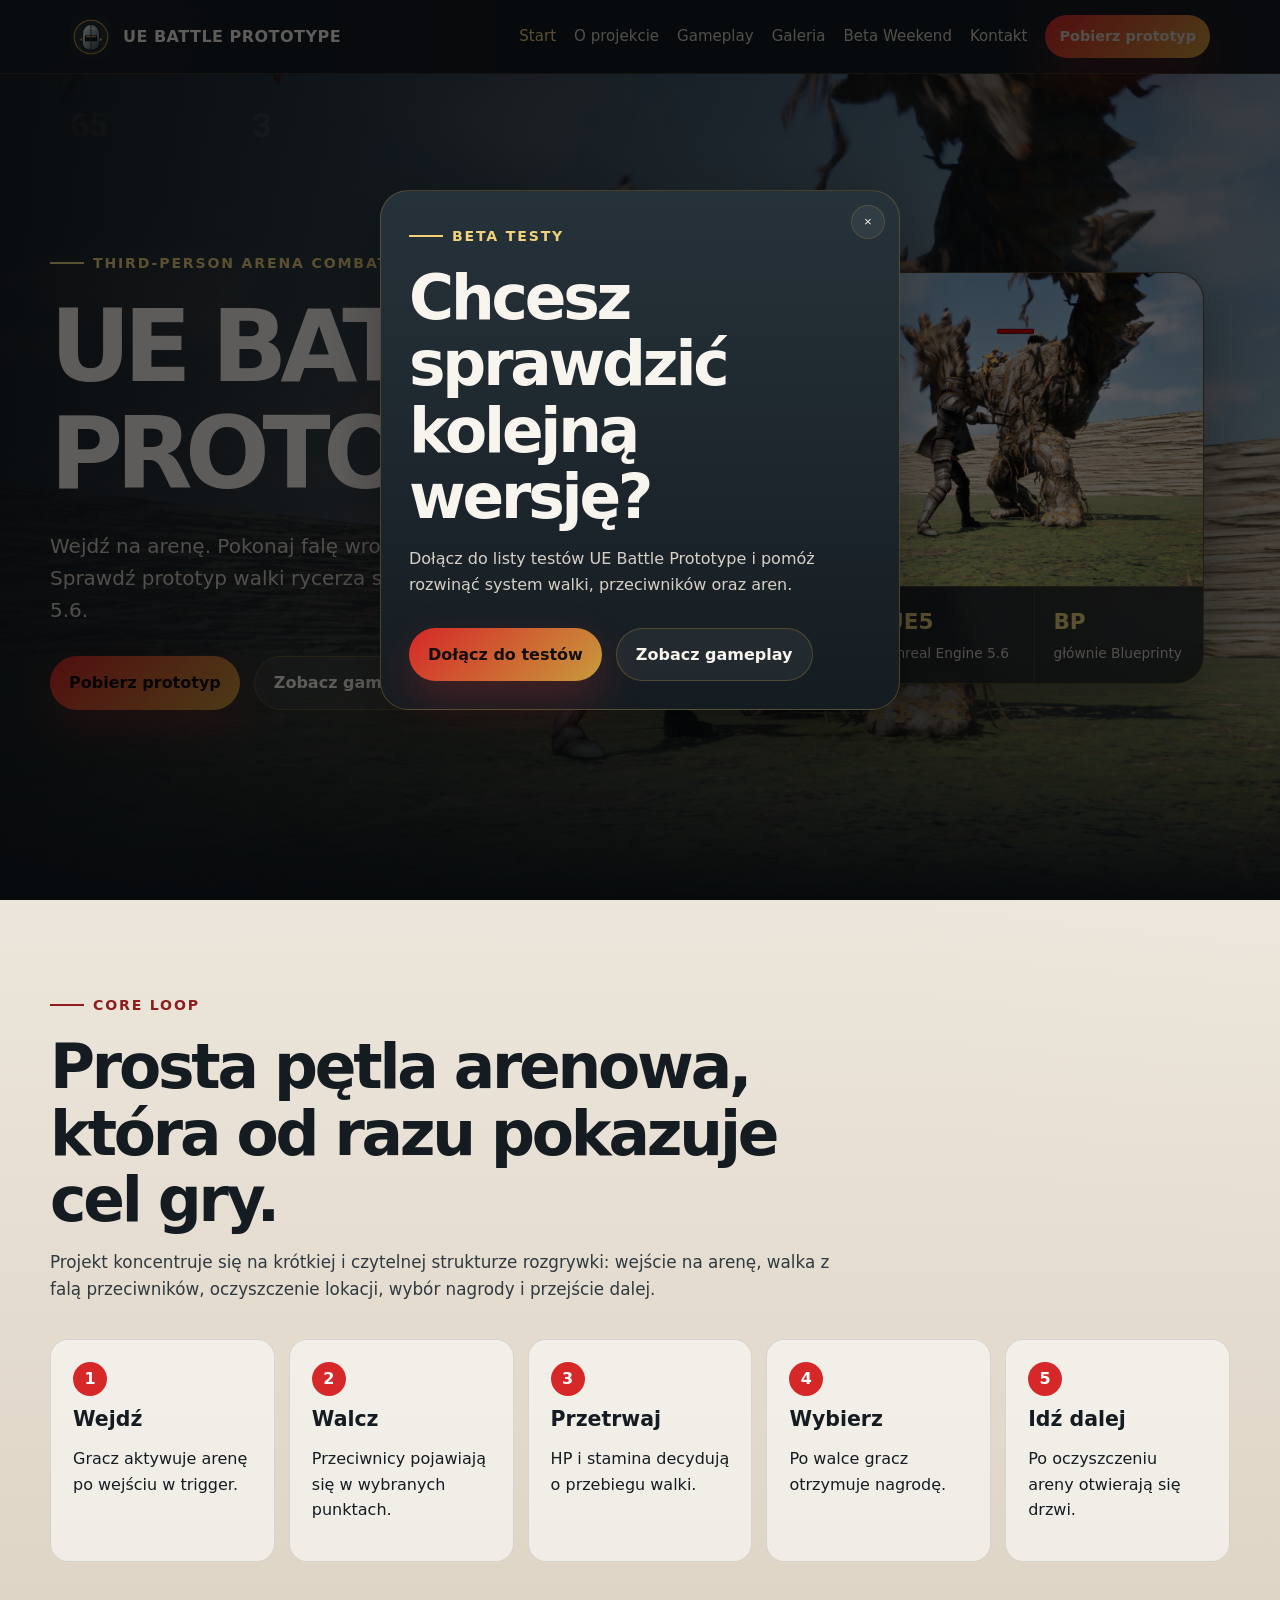
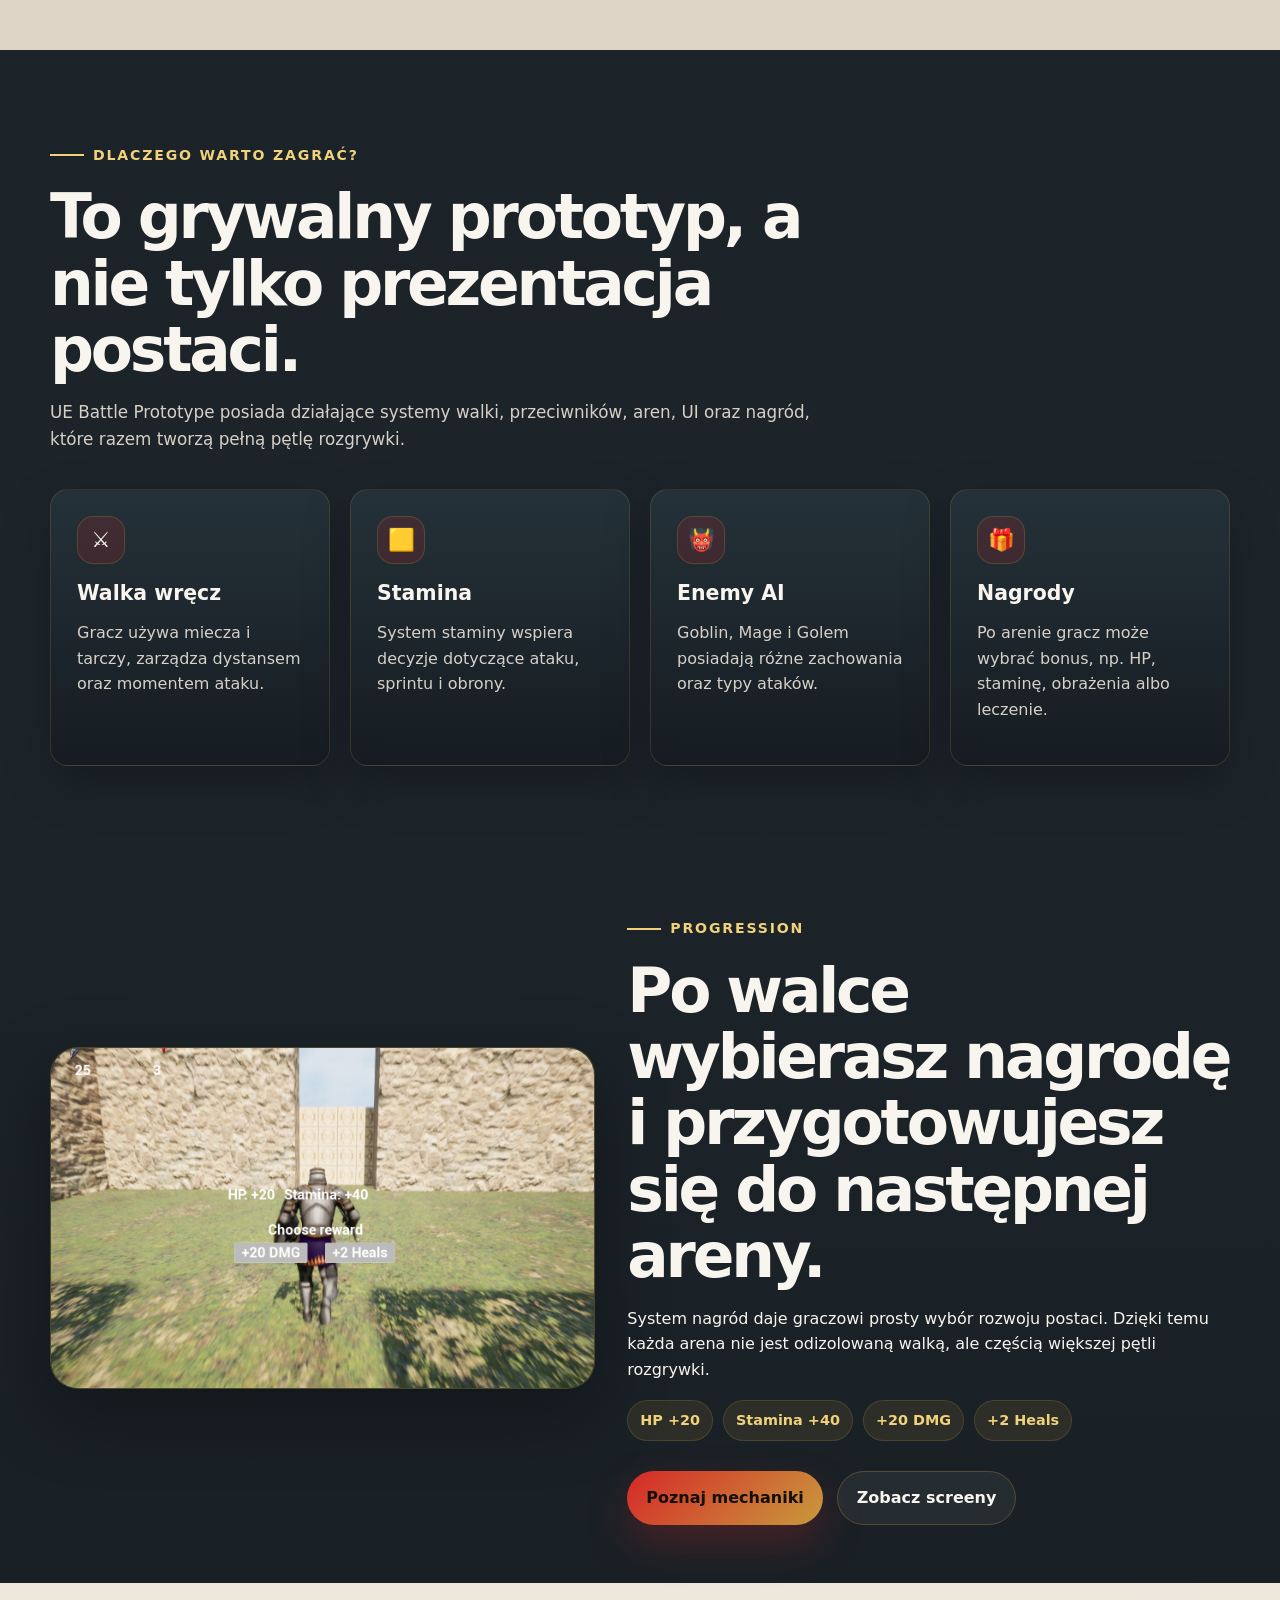
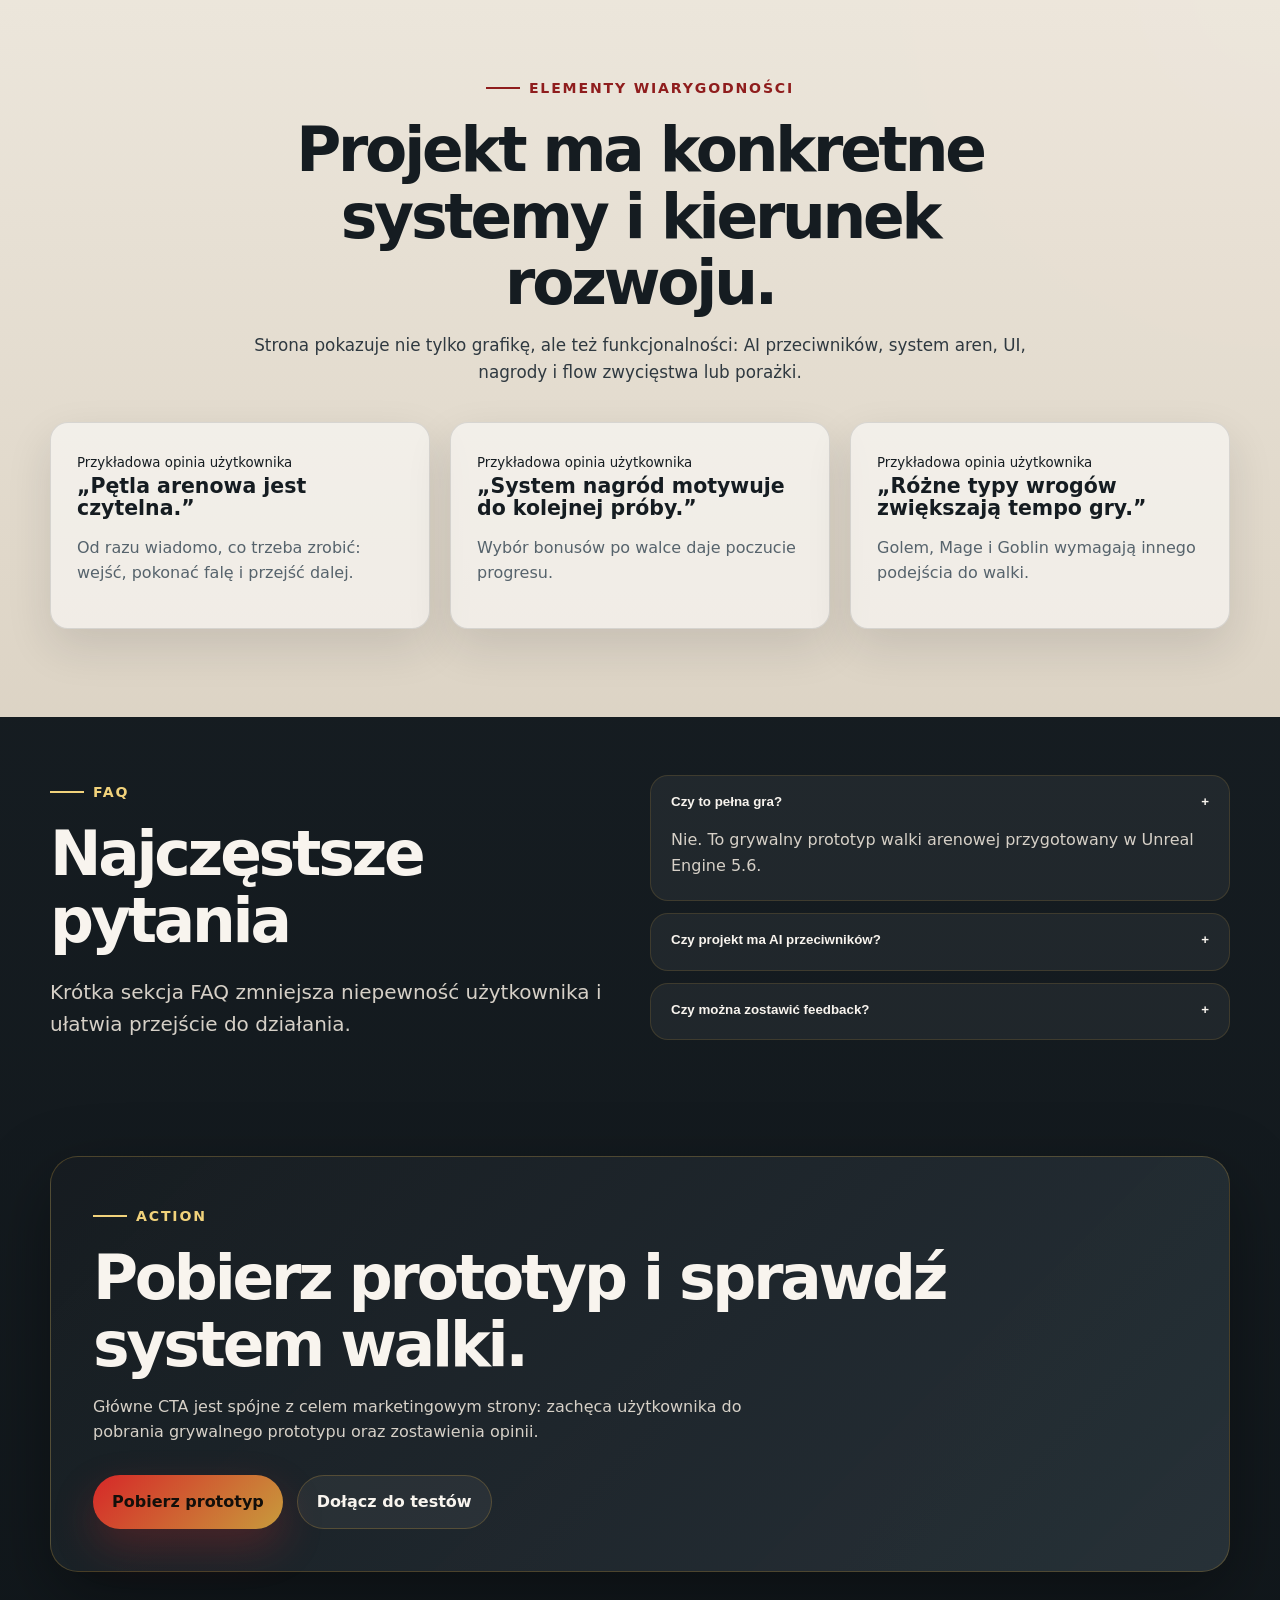
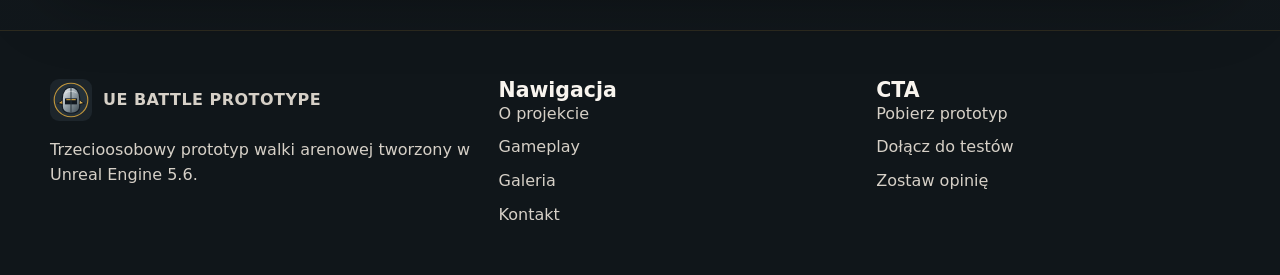
<file: index.html>
<!doctype html>
<html lang="pl">
<head>
  <meta charset="utf-8">
  <meta name="viewport" content="width=device-width, initial-scale=1">
  <title>UE Battle Prototype | Arena combat prototype w Unreal Engine 5.6</title>
  <meta name="description" content="UE Battle Prototype to trzecioosobowy prototyp walki arenowej w Unreal Engine 5.6. Walcz z falami przeciwników, wybieraj nagrody i przechodź dalej.">
  <meta name="keywords" content="UE Battle Prototype, Unreal Engine 5.6, arena combat, gra indie, prototyp gry, Blueprint, walka mieczem">
  <meta name="author" content="Ivan Kaliadzich">
  <meta property="og:title" content="UE Battle Prototype">
  <meta property="og:description" content="Wejdź na arenę. Pokonaj falę wrogów. Wybierz nagrodę.">
  <meta property="og:type" content="website">
  <meta property="og:image" content="assets/images/boss.png">
  <link rel="icon" href="assets/logo/logo.svg" type="image/svg+xml">
  <link rel="stylesheet" href="css/style.css">
</head>
<body>
<a class="skip-link" href="#main">Przejdź do treści</a>

<header class="site-header">
  <nav class="navbar" aria-label="Główna nawigacja">
    <a class="brand" href="index.html">
      <img src="assets/logo/logo.svg" alt="Logo UE Battle Prototype">
      <span>UE Battle Prototype</span>
    </a>
    <button class="nav-toggle" aria-expanded="false" aria-label="Otwórz menu">☰</button>
    <div class="nav-links">
      <a class="active" href="index.html">Start</a>
      <a href="o-projekcie.html">O projekcie</a>
      <a href="gameplay.html">Gameplay</a>
      <a href="galeria.html">Galeria</a>
      <a href="beta-weekend.html">Beta Weekend</a>
      <a href="kontakt.html">Kontakt</a>
      <a class="btn btn-primary btn-small" href="kontakt.html#download">Pobierz prototyp</a>
    </div>
  </nav>
</header>

<main id="main">
  <section class="hero">
    <div class="hero-grid">
      <div class="reveal">
        <span class="eyebrow">Third-person arena combat prototype</span>
        <h1>UE Battle Prototype</h1>
        <p class="lead">Wejdź na arenę. Pokonaj falę wrogów. Wybierz nagrodę. Sprawdź prototyp walki rycerza stworzony w Unreal Engine 5.6.</p>
        <div class="hero-actions">
          <a class="btn btn-primary" href="kontakt.html#download">Pobierz prototyp</a>
          <a class="btn btn-secondary" href="gameplay.html">Zobacz gameplay</a>
        </div>
      </div>

      <aside class="hero-panel reveal" aria-label="Podgląd gry">
        <img src="assets/images/boss.png" alt="Rycerz walczący z dużym przeciwnikiem w UE Battle Prototype">
        <div class="stats-row">
          <div class="stat"><strong>3</strong><span>typy przeciwników</span></div>
          <div class="stat"><strong>UE5</strong><span>Unreal Engine 5.6</span></div>
          <div class="stat"><strong>BP</strong><span>głównie Blueprinty</span></div>
        </div>
      </aside>
    </div>
  </section>

  <section class="section section-stone">
    <div class="container">
      <div class="section-heading reveal">
        <span class="eyebrow">Core loop</span>
        <h2>Prosta pętla arenowa, która od razu pokazuje cel gry.</h2>
        <p>Projekt koncentruje się na krótkiej i czytelnej strukturze rozgrywki: wejście na arenę, walka z falą przeciwników, oczyszczenie lokacji, wybór nagrody i przejście dalej.</p>
      </div>

      <div class="loop reveal">
        <div class="loop-step">
          <strong>1</strong>
          <h3>Wejdź</h3>
          <p>Gracz aktywuje arenę po wejściu w trigger.</p>
        </div>
        <div class="loop-step">
          <strong>2</strong>
          <h3>Walcz</h3>
          <p>Przeciwnicy pojawiają się w wybranych punktach.</p>
        </div>
        <div class="loop-step">
          <strong>3</strong>
          <h3>Przetrwaj</h3>
          <p>HP i stamina decydują o przebiegu walki.</p>
        </div>
        <div class="loop-step">
          <strong>4</strong>
          <h3>Wybierz</h3>
          <p>Po walce gracz otrzymuje nagrodę.</p>
        </div>
        <div class="loop-step">
          <strong>5</strong>
          <h3>Idź dalej</h3>
          <p>Po oczyszczeniu areny otwierają się drzwi.</p>
        </div>
      </div>
    </div>
  </section>

  <section class="section">
    <div class="container">
      <div class="section-heading reveal">
        <span class="eyebrow">Dlaczego warto zagrać?</span>
        <h2>To grywalny prototyp, a nie tylko prezentacja postaci.</h2>
        <p>UE Battle Prototype posiada działające systemy walki, przeciwników, aren, UI oraz nagród, które razem tworzą pełną pętlę rozgrywki.</p>
      </div>

      <div class="grid-4">
        <article class="card reveal">
          <div class="card-icon">⚔️</div>
          <h3>Walka wręcz</h3>
          <p>Gracz używa miecza i tarczy, zarządza dystansem oraz momentem ataku.</p>
        </article>
        <article class="card reveal">
          <div class="card-icon">🟨</div>
          <h3>Stamina</h3>
          <p>System staminy wspiera decyzje dotyczące ataku, sprintu i obrony.</p>
        </article>
        <article class="card reveal">
          <div class="card-icon">👹</div>
          <h3>Enemy AI</h3>
          <p>Goblin, Mage i Golem posiadają różne zachowania oraz typy ataków.</p>
        </article>
        <article class="card reveal">
          <div class="card-icon">🎁</div>
          <h3>Nagrody</h3>
          <p>Po arenie gracz może wybrać bonus, np. HP, staminę, obrażenia albo leczenie.</p>
        </article>
      </div>
    </div>
  </section>

  <section class="section section-tight">
    <div class="container">
      <div class="feature-row">
        <div class="media-frame reveal">
          <img src="assets/images/upgrades.png" alt="Ekran wyboru nagrody po walce w UE Battle Prototype">
        </div>
        <div class="reveal">
          <span class="eyebrow">Progression</span>
          <h2>Po walce wybierasz nagrodę i przygotowujesz się do następnej areny.</h2>
          <p>System nagród daje graczowi prosty wybór rozwoju postaci. Dzięki temu każda arena nie jest odizolowaną walką, ale częścią większej pętli rozgrywki.</p>
          <div class="badges">
            <span class="badge">HP +20</span>
            <span class="badge">Stamina +40</span>
            <span class="badge">+20 DMG</span>
            <span class="badge">+2 Heals</span>
          </div>
          <div class="section-actions">
            <a class="btn btn-primary" href="gameplay.html">Poznaj mechaniki</a>
            <a class="btn btn-secondary" href="galeria.html">Zobacz screeny</a>
          </div>
        </div>
      </div>
    </div>
  </section>

  <section class="section section-stone">
    <div class="container">
      <div class="section-heading center reveal">
        <span class="eyebrow">Elementy wiarygodności</span>
        <h2>Projekt ma konkretne systemy i kierunek rozwoju.</h2>
        <p>Strona pokazuje nie tylko grafikę, ale też funkcjonalności: AI przeciwników, system aren, UI, nagrody i flow zwycięstwa lub porażki.</p>
      </div>

      <div class="grid-3">
        <article class="card reveal">
          <small>Przykładowa opinia użytkownika</small>
          <h3>„Pętla arenowa jest czytelna.”</h3>
          <p>Od razu wiadomo, co trzeba zrobić: wejść, pokonać falę i przejść dalej.</p>
        </article>
        <article class="card reveal">
          <small>Przykładowa opinia użytkownika</small>
          <h3>„System nagród motywuje do kolejnej próby.”</h3>
          <p>Wybór bonusów po walce daje poczucie progresu.</p>
        </article>
        <article class="card reveal">
          <small>Przykładowa opinia użytkownika</small>
          <h3>„Różne typy wrogów zwiększają tempo gry.”</h3>
          <p>Golem, Mage i Goblin wymagają innego podejścia do walki.</p>
        </article>
      </div>
    </div>
  </section>

  <section class="section section-tight">
    <div class="container">
      <div class="grid-2">
        <div class="reveal">
          <span class="eyebrow">FAQ</span>
          <h2>Najczęstsze pytania</h2>
          <p class="lead">Krótka sekcja FAQ zmniejsza niepewność użytkownika i ułatwia przejście do działania.</p>
        </div>

        <div class="faq reveal">
          <div class="faq-item open">
            <button class="faq-question" aria-expanded="true">Czy to pełna gra? <span>+</span></button>
            <div class="faq-answer">
              <p>Nie. To grywalny prototyp walki arenowej przygotowany w Unreal Engine 5.6.</p>
            </div>
          </div>

          <div class="faq-item">
            <button class="faq-question" aria-expanded="false">Czy projekt ma AI przeciwników? <span>+</span></button>
            <div class="faq-answer">
              <p>Tak. Przeciwnicy używają lekkiej logiki Blueprint AI, bez konieczności użycia Behavior Tree.</p>
            </div>
          </div>

          <div class="faq-item">
            <button class="faq-question" aria-expanded="false">Czy można zostawić feedback? <span>+</span></button>
            <div class="faq-answer">
              <p>Tak. Na stronie kontaktowej znajduje się formularz opinii i zapis do testów.</p>
            </div>
          </div>
        </div>
      </div>
    </div>
  </section>

  <section class="section section-tight">
    <div class="container">
      <div class="cta-band reveal">
        <span class="eyebrow">Action</span>
        <h2>Pobierz prototyp i sprawdź system walki.</h2>
        <p>Główne CTA jest spójne z celem marketingowym strony: zachęca użytkownika do pobrania grywalnego prototypu oraz zostawienia opinii.</p>
        <div class="section-actions">
          <a class="btn btn-primary" href="kontakt.html#download">Pobierz prototyp</a>
          <a class="btn btn-secondary" href="kontakt.html#beta">Dołącz do testów</a>
        </div>
      </div>
    </div>
  </section>
</main>

<footer class="site-footer">
  <div class="footer-grid">
    <div>
      <a class="brand" href="index.html">
        <img src="assets/logo/logo.svg" alt="Logo UE Battle Prototype">
        <span>UE Battle Prototype</span>
      </a>
      <p>Trzecioosobowy prototyp walki arenowej tworzony w Unreal Engine 5.6.</p>
    </div>
    <div>
      <h3>Nawigacja</h3>
      <div class="footer-links">
        <a href="o-projekcie.html">O projekcie</a>
        <a href="gameplay.html">Gameplay</a>
        <a href="galeria.html">Galeria</a>
        <a href="kontakt.html">Kontakt</a>
      </div>
    </div>
    <div>
      <h3>CTA</h3>
      <div class="footer-links">
        <a href="kontakt.html#download">Pobierz prototyp</a>
        <a href="kontakt.html#beta">Dołącz do testów</a>
        <a href="kontakt.html#feedback">Zostaw opinię</a>
      </div>
    </div>
  </div>
</footer>

<div class="popup-backdrop" role="dialog" aria-modal="true" aria-labelledby="popup-title">
  <div class="popup">
    <button class="popup-close" aria-label="Zamknij popup">×</button>
    <span class="eyebrow">Beta testy</span>
    <h2 id="popup-title">Chcesz sprawdzić kolejną wersję?</h2>
    <p>Dołącz do listy testów UE Battle Prototype i pomóż rozwinąć system walki, przeciwników oraz aren.</p>
    <div class="section-actions">
      <a class="btn btn-primary" href="kontakt.html#beta">Dołącz do testów</a>
      <a class="btn btn-secondary" href="gameplay.html">Zobacz gameplay</a>
    </div>
  </div>
</div>

<script src="js/script.js"></script>
</body>
</html>
</file>
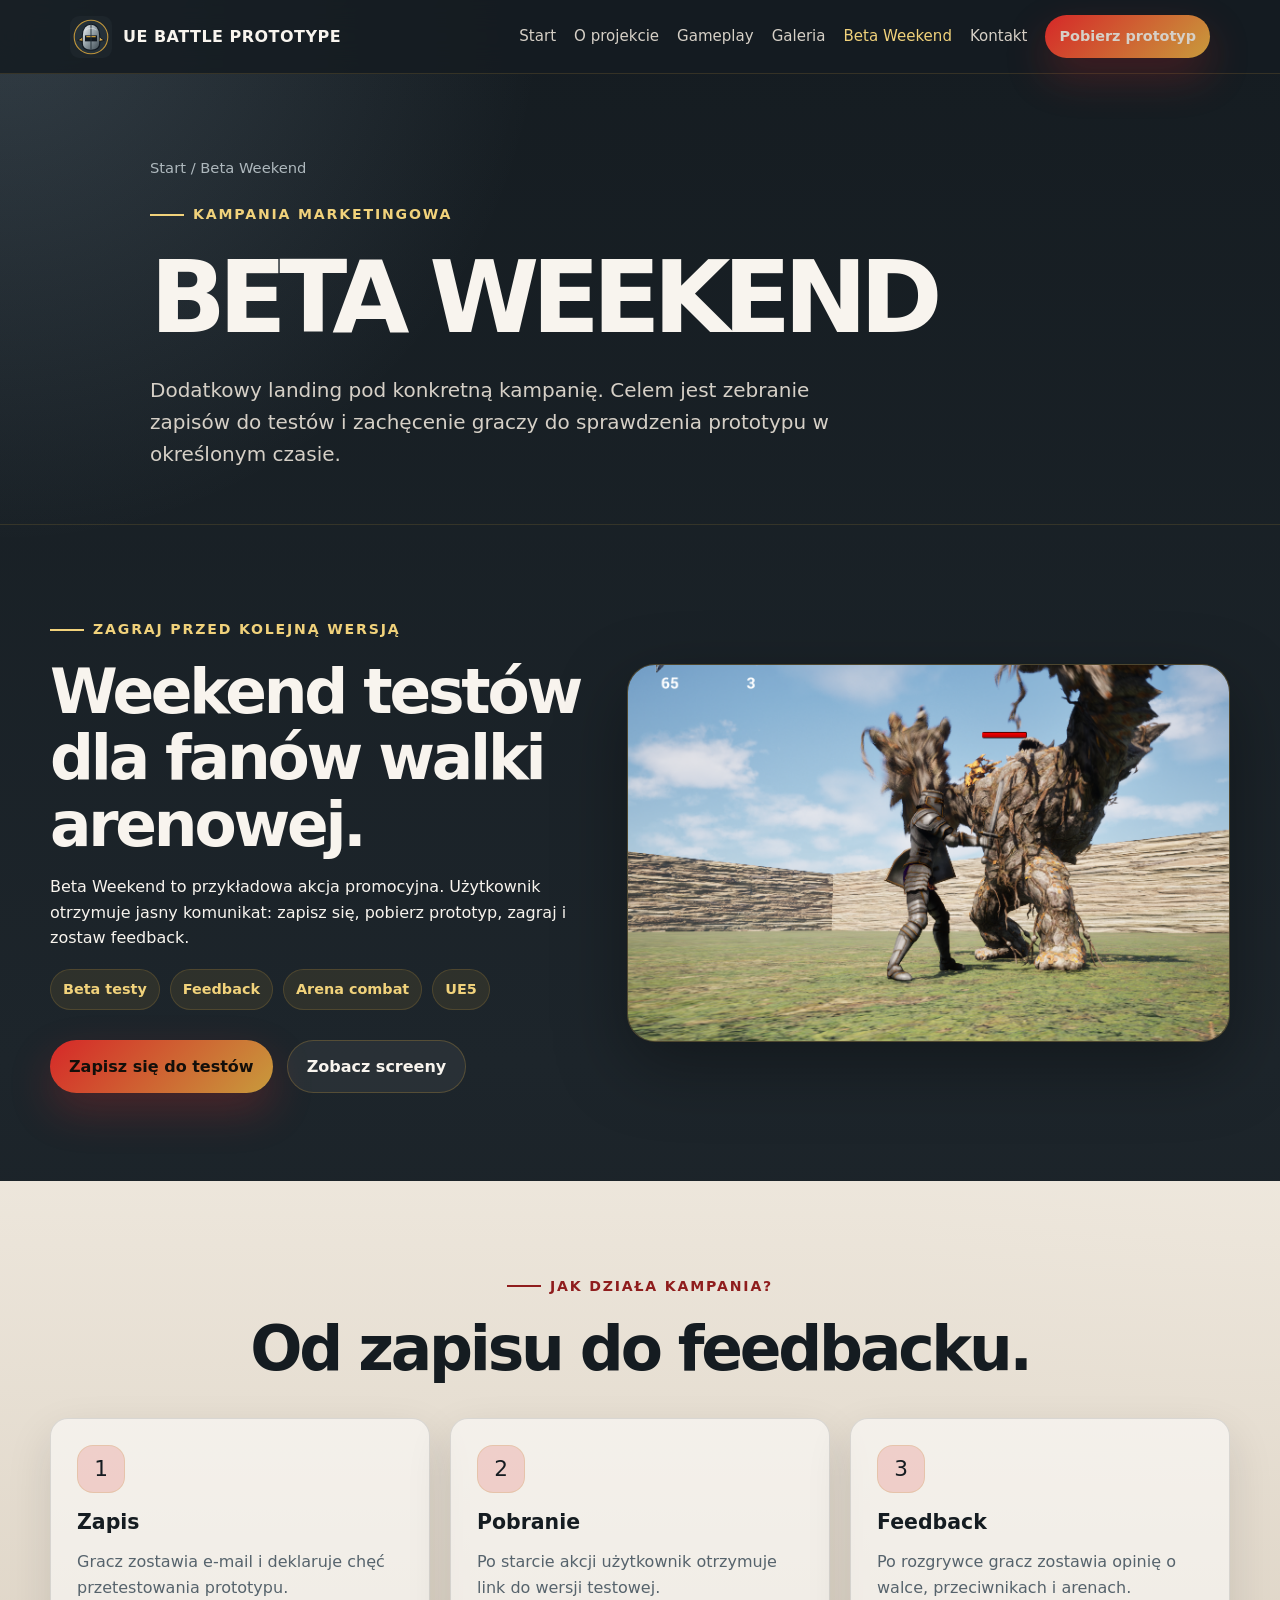
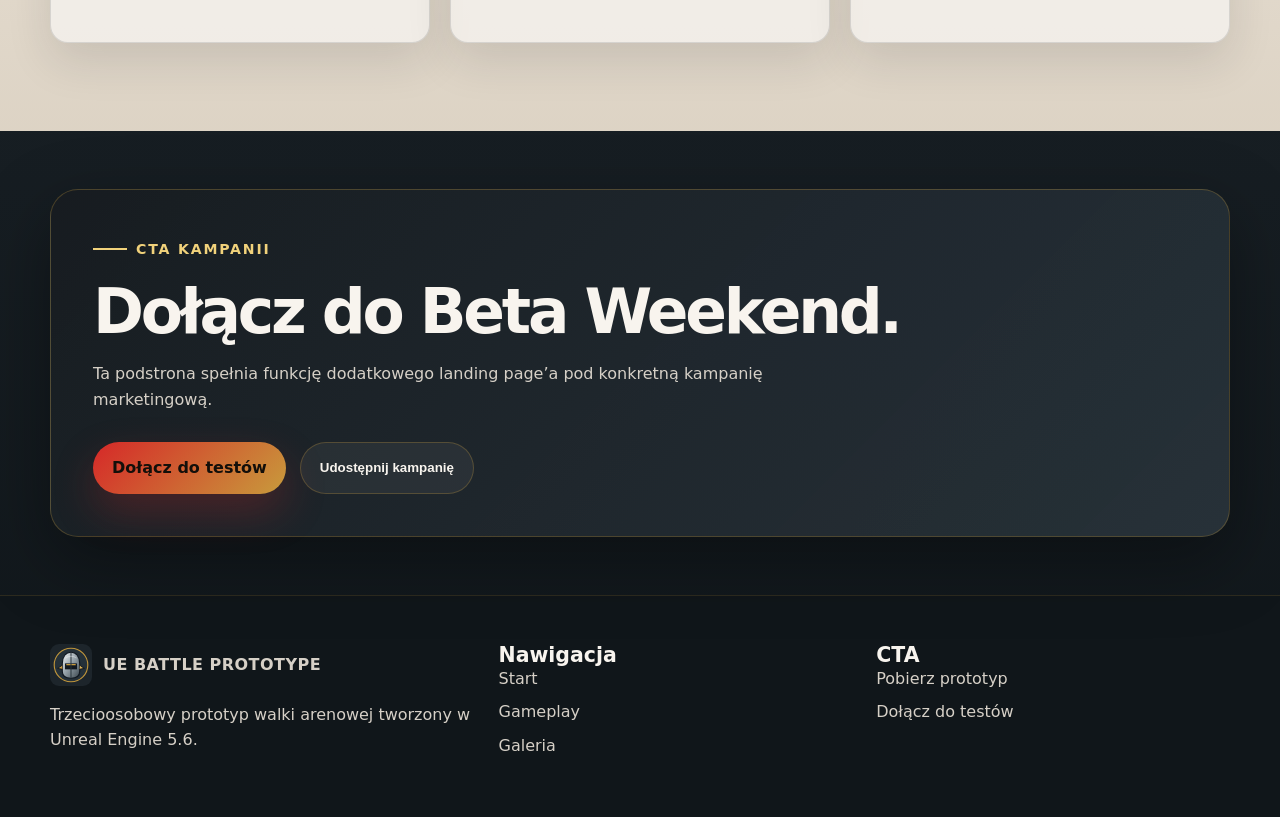
<file: beta-weekend.html>
<!doctype html>
<html lang="pl">
<head>
  <meta charset="utf-8">
  <meta name="viewport" content="width=device-width, initial-scale=1">
  <title>Beta Weekend | UE Battle Prototype</title>
  <meta name="description" content="Beta Weekend to przykładowa kampania marketingowa dla UE Battle Prototype, zachęcająca do testowania prototypu i zostawienia feedbacku.">
  <link rel="icon" href="assets/logo/logo.svg" type="image/svg+xml">
  <link rel="stylesheet" href="css/style.css">
</head>
<body>
<a class="skip-link" href="#main">Przejdź do treści</a>

<header class="site-header">
  <nav class="navbar" aria-label="Główna nawigacja">
    <a class="brand" href="index.html">
      <img src="assets/logo/logo.svg" alt="Logo UE Battle Prototype">
      <span>UE Battle Prototype</span>
    </a>
    <button class="nav-toggle" aria-expanded="false" aria-label="Otwórz menu">☰</button>
    <div class="nav-links">
      <a href="index.html">Start</a>
      <a href="o-projekcie.html">O projekcie</a>
      <a href="gameplay.html">Gameplay</a>
      <a href="galeria.html">Galeria</a>
      <a class="active" href="beta-weekend.html">Beta Weekend</a>
      <a href="kontakt.html">Kontakt</a>
      <a class="btn btn-primary btn-small" href="kontakt.html#download">Pobierz prototyp</a>
    </div>
  </nav>
</header>

<main id="main">
  <section class="page-hero">
    <div class="container reveal">
      <div class="breadcrumbs">Start / Beta Weekend</div>
      <span class="eyebrow">Kampania marketingowa</span>
      <h1>Beta Weekend</h1>
      <p class="lead">Dodatkowy landing pod konkretną kampanię. Celem jest zebranie zapisów do testów i zachęcenie graczy do sprawdzenia prototypu w określonym czasie.</p>
    </div>
  </section>

  <section class="section">
    <div class="container">
      <div class="feature-row">
        <div class="reveal">
          <span class="eyebrow">Zagraj przed kolejną wersją</span>
          <h2>Weekend testów dla fanów walki arenowej.</h2>
          <p>Beta Weekend to przykładowa akcja promocyjna. Użytkownik otrzymuje jasny komunikat: zapisz się, pobierz prototyp, zagraj i zostaw feedback.</p>

          <div class="badges">
            <span class="badge">Beta testy</span>
            <span class="badge">Feedback</span>
            <span class="badge">Arena combat</span>
            <span class="badge">UE5</span>
          </div>

          <div class="section-actions">
            <a class="btn btn-primary" href="kontakt.html#beta">Zapisz się do testów</a>
            <a class="btn btn-secondary" href="galeria.html">Zobacz screeny</a>
          </div>
        </div>

        <div class="media-frame reveal">
          <img src="assets/images/boss.png" alt="Walka z Golemem w kampanii Beta Weekend UE Battle Prototype">
        </div>
      </div>
    </div>
  </section>

  <section class="section section-stone">
    <div class="container">
      <div class="section-heading center reveal">
        <span class="eyebrow">Jak działa kampania?</span>
        <h2>Od zapisu do feedbacku.</h2>
      </div>

      <div class="grid-3">
        <article class="card reveal">
          <div class="card-icon">1</div>
          <h3>Zapis</h3>
          <p>Gracz zostawia e-mail i deklaruje chęć przetestowania prototypu.</p>
        </article>

        <article class="card reveal">
          <div class="card-icon">2</div>
          <h3>Pobranie</h3>
          <p>Po starcie akcji użytkownik otrzymuje link do wersji testowej.</p>
        </article>

        <article class="card reveal">
          <div class="card-icon">3</div>
          <h3>Feedback</h3>
          <p>Po rozgrywce gracz zostawia opinię o walce, przeciwnikach i arenach.</p>
        </article>
      </div>
    </div>
  </section>

  <section class="section section-tight">
    <div class="container">
      <div class="cta-band reveal">
        <span class="eyebrow">CTA kampanii</span>
        <h2>Dołącz do Beta Weekend.</h2>
        <p>Ta podstrona spełnia funkcję dodatkowego landing page’a pod konkretną kampanię marketingową.</p>

        <div class="section-actions">
          <a class="btn btn-primary" href="kontakt.html#beta">Dołącz do testów</a>
          <button class="btn btn-secondary" type="button" data-share>Udostępnij kampanię</button>
        </div>
      </div>
    </div>
  </section>
</main>

<footer class="site-footer">
  <div class="footer-grid">
    <div>
      <a class="brand" href="index.html">
        <img src="assets/logo/logo.svg" alt="Logo UE Battle Prototype">
        <span>UE Battle Prototype</span>
      </a>
      <p>Trzecioosobowy prototyp walki arenowej tworzony w Unreal Engine 5.6.</p>
    </div>
    <div>
      <h3>Nawigacja</h3>
      <div class="footer-links">
        <a href="index.html">Start</a>
        <a href="gameplay.html">Gameplay</a>
        <a href="galeria.html">Galeria</a>
      </div>
    </div>
    <div>
      <h3>CTA</h3>
      <div class="footer-links">
        <a href="kontakt.html#download">Pobierz prototyp</a>
        <a href="kontakt.html#beta">Dołącz do testów</a>
      </div>
    </div>
  </div>
</footer>

<script src="js/script.js"></script>
</body>
</html>
</file>
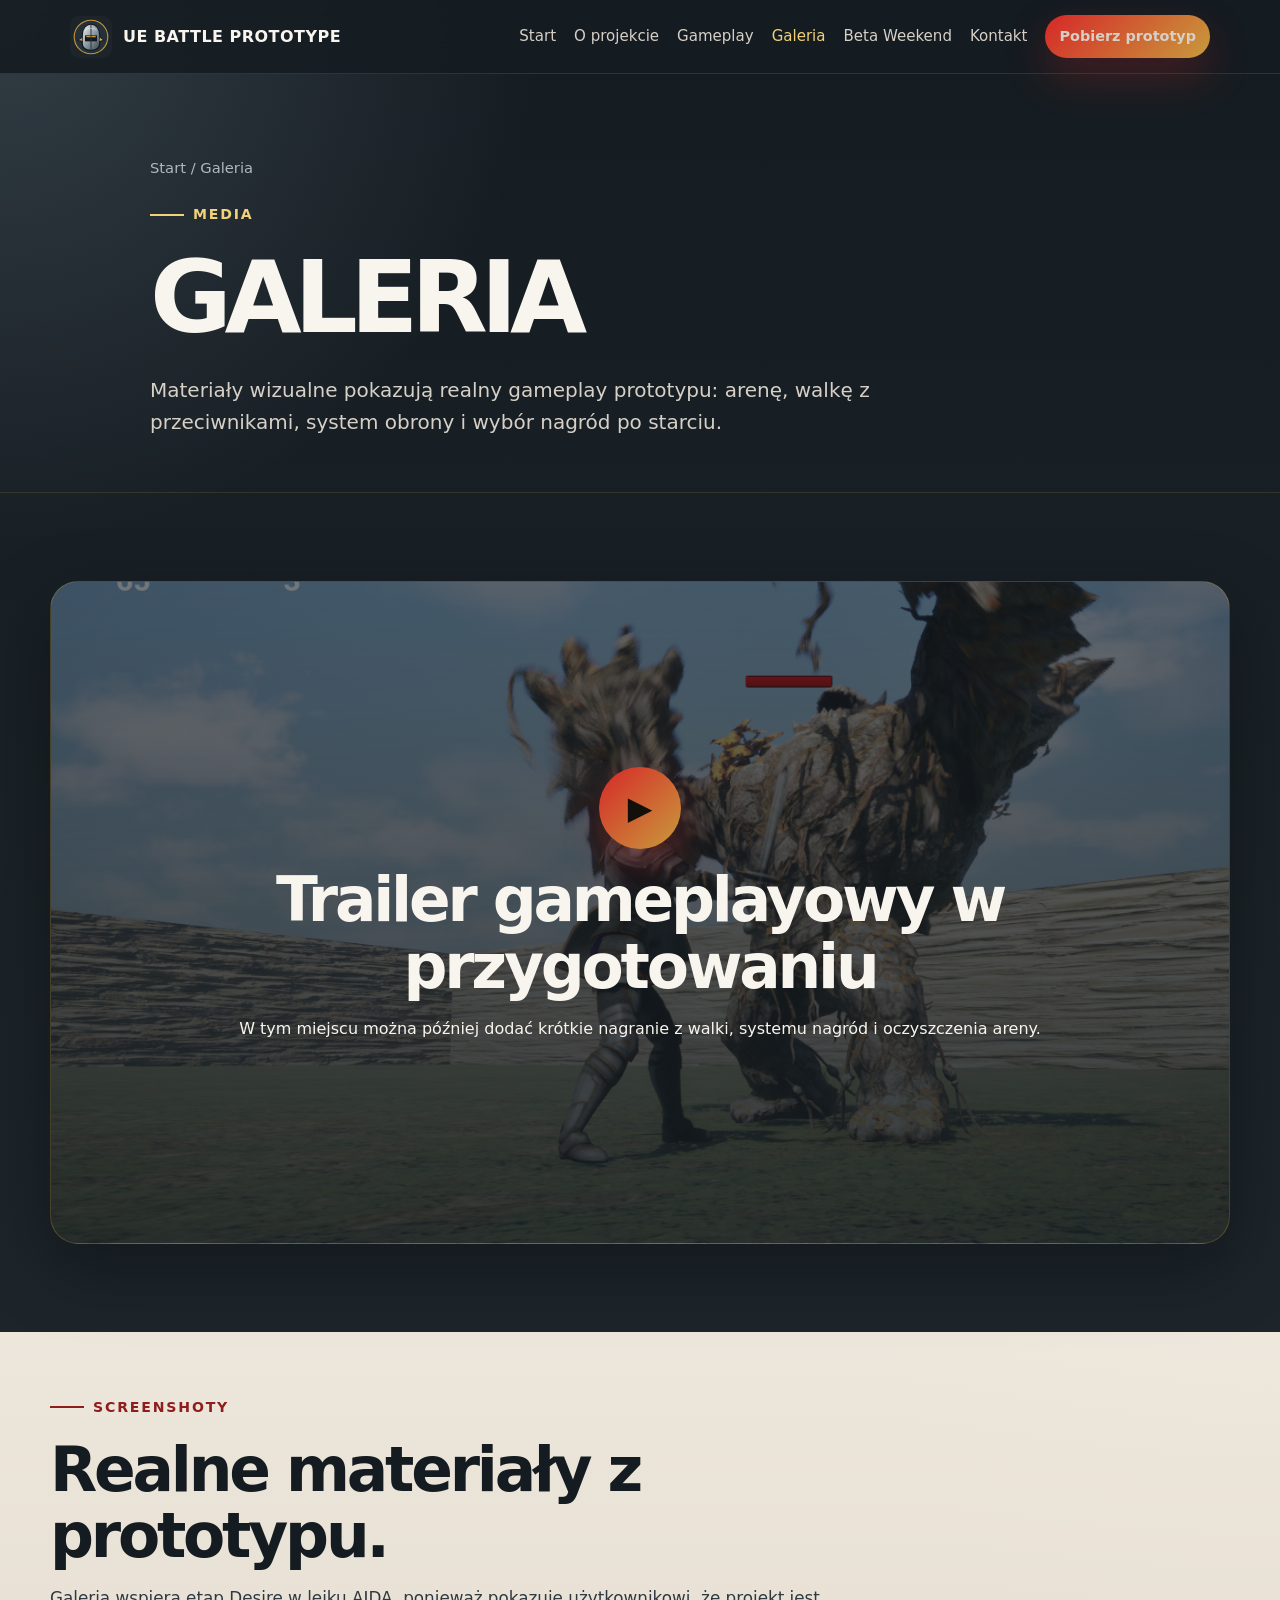
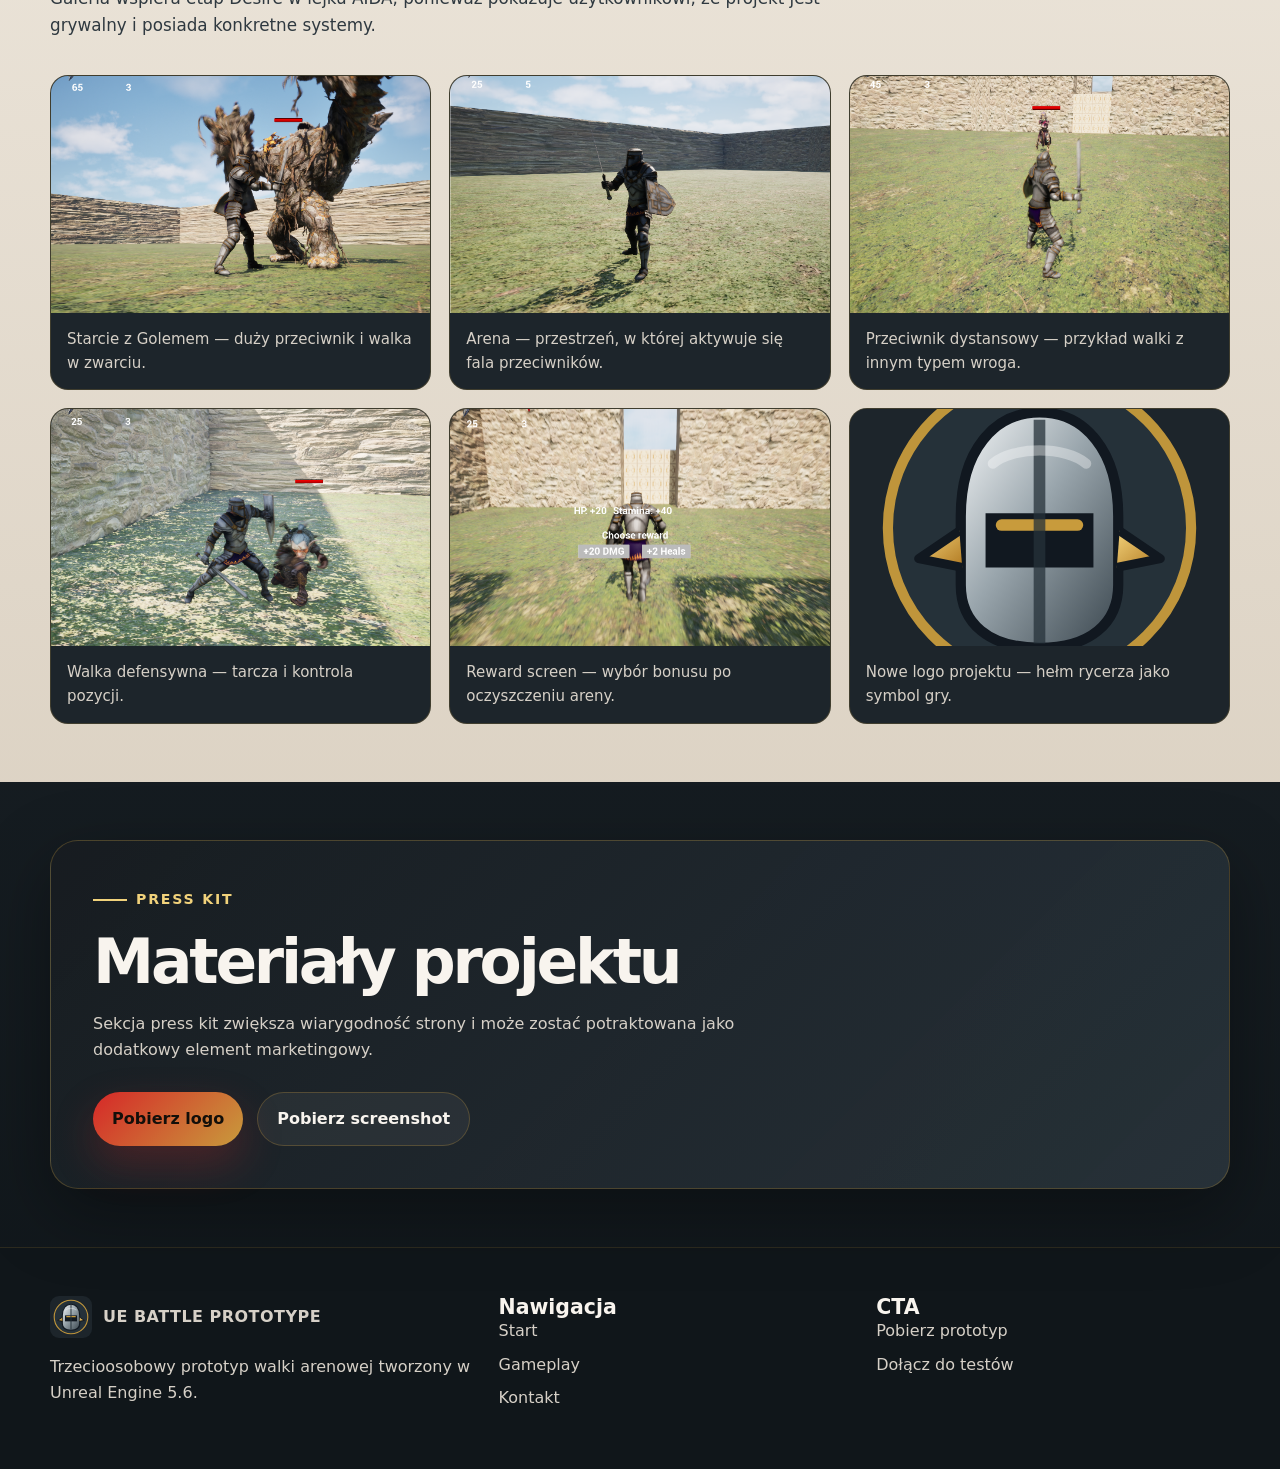
<file: galeria.html>
<!doctype html>
<html lang="pl">
<head>
  <meta charset="utf-8">
  <meta name="viewport" content="width=device-width, initial-scale=1">
  <title>Galeria i media | UE Battle Prototype</title>
  <meta name="description" content="Screenshoty z UE Battle Prototype: arena, walka z Golemem, przeciwnicy, obrona i system nagród.">
  <link rel="icon" href="assets/logo/logo.svg" type="image/svg+xml">
  <link rel="stylesheet" href="css/style.css">
</head>
<body>
<a class="skip-link" href="#main">Przejdź do treści</a>

<header class="site-header">
  <nav class="navbar" aria-label="Główna nawigacja">
    <a class="brand" href="index.html">
      <img src="assets/logo/logo.svg" alt="Logo UE Battle Prototype">
      <span>UE Battle Prototype</span>
    </a>
    <button class="nav-toggle" aria-expanded="false" aria-label="Otwórz menu">☰</button>
    <div class="nav-links">
      <a href="index.html">Start</a>
      <a href="o-projekcie.html">O projekcie</a>
      <a href="gameplay.html">Gameplay</a>
      <a class="active" href="galeria.html">Galeria</a>
      <a href="beta-weekend.html">Beta Weekend</a>
      <a href="kontakt.html">Kontakt</a>
      <a class="btn btn-primary btn-small" href="kontakt.html#download">Pobierz prototyp</a>
    </div>
  </nav>
</header>

<main id="main">
  <section class="page-hero">
    <div class="container reveal">
      <div class="breadcrumbs">Start / Galeria</div>
      <span class="eyebrow">Media</span>
      <h1>Galeria</h1>
      <p class="lead">Materiały wizualne pokazują realny gameplay prototypu: arenę, walkę z przeciwnikami, system obrony i wybór nagród po starciu.</p>
    </div>
  </section>

  <section class="section">
    <div class="container">
      <div class="video-placeholder reveal" aria-label="Placeholder trailera gry">
        <div>
          <div class="play-button">▶</div>
          <h2>Trailer gameplayowy w przygotowaniu</h2>
          <p>W tym miejscu można później dodać krótkie nagranie z walki, systemu nagród i oczyszczenia areny.</p>
        </div>
      </div>
    </div>
  </section>

  <section class="section section-tight section-stone">
    <div class="container">
      <div class="section-heading reveal">
        <span class="eyebrow">Screenshoty</span>
        <h2>Realne materiały z prototypu.</h2>
        <p>Galeria wspiera etap Desire w lejku AIDA, ponieważ pokazuje użytkownikowi, że projekt jest grywalny i posiada konkretne systemy.</p>
      </div>

      <div class="gallery-grid">
        <figure class="gallery-item reveal">
          <img src="assets/images/boss.png" alt="Walka rycerza z Golemem w UE Battle Prototype">
          <figcaption>Starcie z Golemem — duży przeciwnik i walka w zwarciu.</figcaption>
        </figure>

        <figure class="gallery-item reveal">
          <img src="assets/images/arena.png" alt="Rycerz na arenie w UE Battle Prototype">
          <figcaption>Arena — przestrzeń, w której aktywuje się fala przeciwników.</figcaption>
        </figure>

        <figure class="gallery-item reveal">
          <img src="assets/images/damage.png" alt="Rycerz przygotowany do starcia z przeciwnikiem">
          <figcaption>Przeciwnik dystansowy — przykład walki z innym typem wroga.</figcaption>
        </figure>

        <figure class="gallery-item reveal">
          <img src="assets/images/deffending.png" alt="Rycerz broniący się tarczą podczas walki">
          <figcaption>Walka defensywna — tarcza i kontrola pozycji.</figcaption>
        </figure>

        <figure class="gallery-item reveal">
          <img src="assets/images/upgrades.png" alt="Wybór nagrody po walce w UE Battle Prototype">
          <figcaption>Reward screen — wybór bonusu po oczyszczeniu areny.</figcaption>
        </figure>

        <figure class="gallery-item reveal">
          <img src="assets/logo/logo.svg" alt="Logo hełmu UE Battle Prototype">
          <figcaption>Nowe logo projektu — hełm rycerza jako symbol gry.</figcaption>
        </figure>
      </div>
    </div>
  </section>

  <section class="section section-tight">
    <div class="container">
      <div class="cta-band reveal">
        <span class="eyebrow">Press kit</span>
        <h2>Materiały projektu</h2>
        <p>Sekcja press kit zwiększa wiarygodność strony i może zostać potraktowana jako dodatkowy element marketingowy.</p>
        <div class="section-actions">
          <a class="btn btn-primary" href="assets/logo/logo.svg" download>Pobierz logo</a>
          <a class="btn btn-secondary" href="assets/images/boss.png" download>Pobierz screenshot</a>
        </div>
      </div>
    </div>
  </section>
</main>

<footer class="site-footer">
  <div class="footer-grid">
    <div>
      <a class="brand" href="index.html">
        <img src="assets/logo/logo.svg" alt="Logo UE Battle Prototype">
        <span>UE Battle Prototype</span>
      </a>
      <p>Trzecioosobowy prototyp walki arenowej tworzony w Unreal Engine 5.6.</p>
    </div>
    <div>
      <h3>Nawigacja</h3>
      <div class="footer-links">
        <a href="index.html">Start</a>
        <a href="gameplay.html">Gameplay</a>
        <a href="kontakt.html">Kontakt</a>
      </div>
    </div>
    <div>
      <h3>CTA</h3>
      <div class="footer-links">
        <a href="kontakt.html#download">Pobierz prototyp</a>
        <a href="kontakt.html#beta">Dołącz do testów</a>
      </div>
    </div>
  </div>
</footer>

<script src="js/script.js"></script>
</body>
</html>
</file>
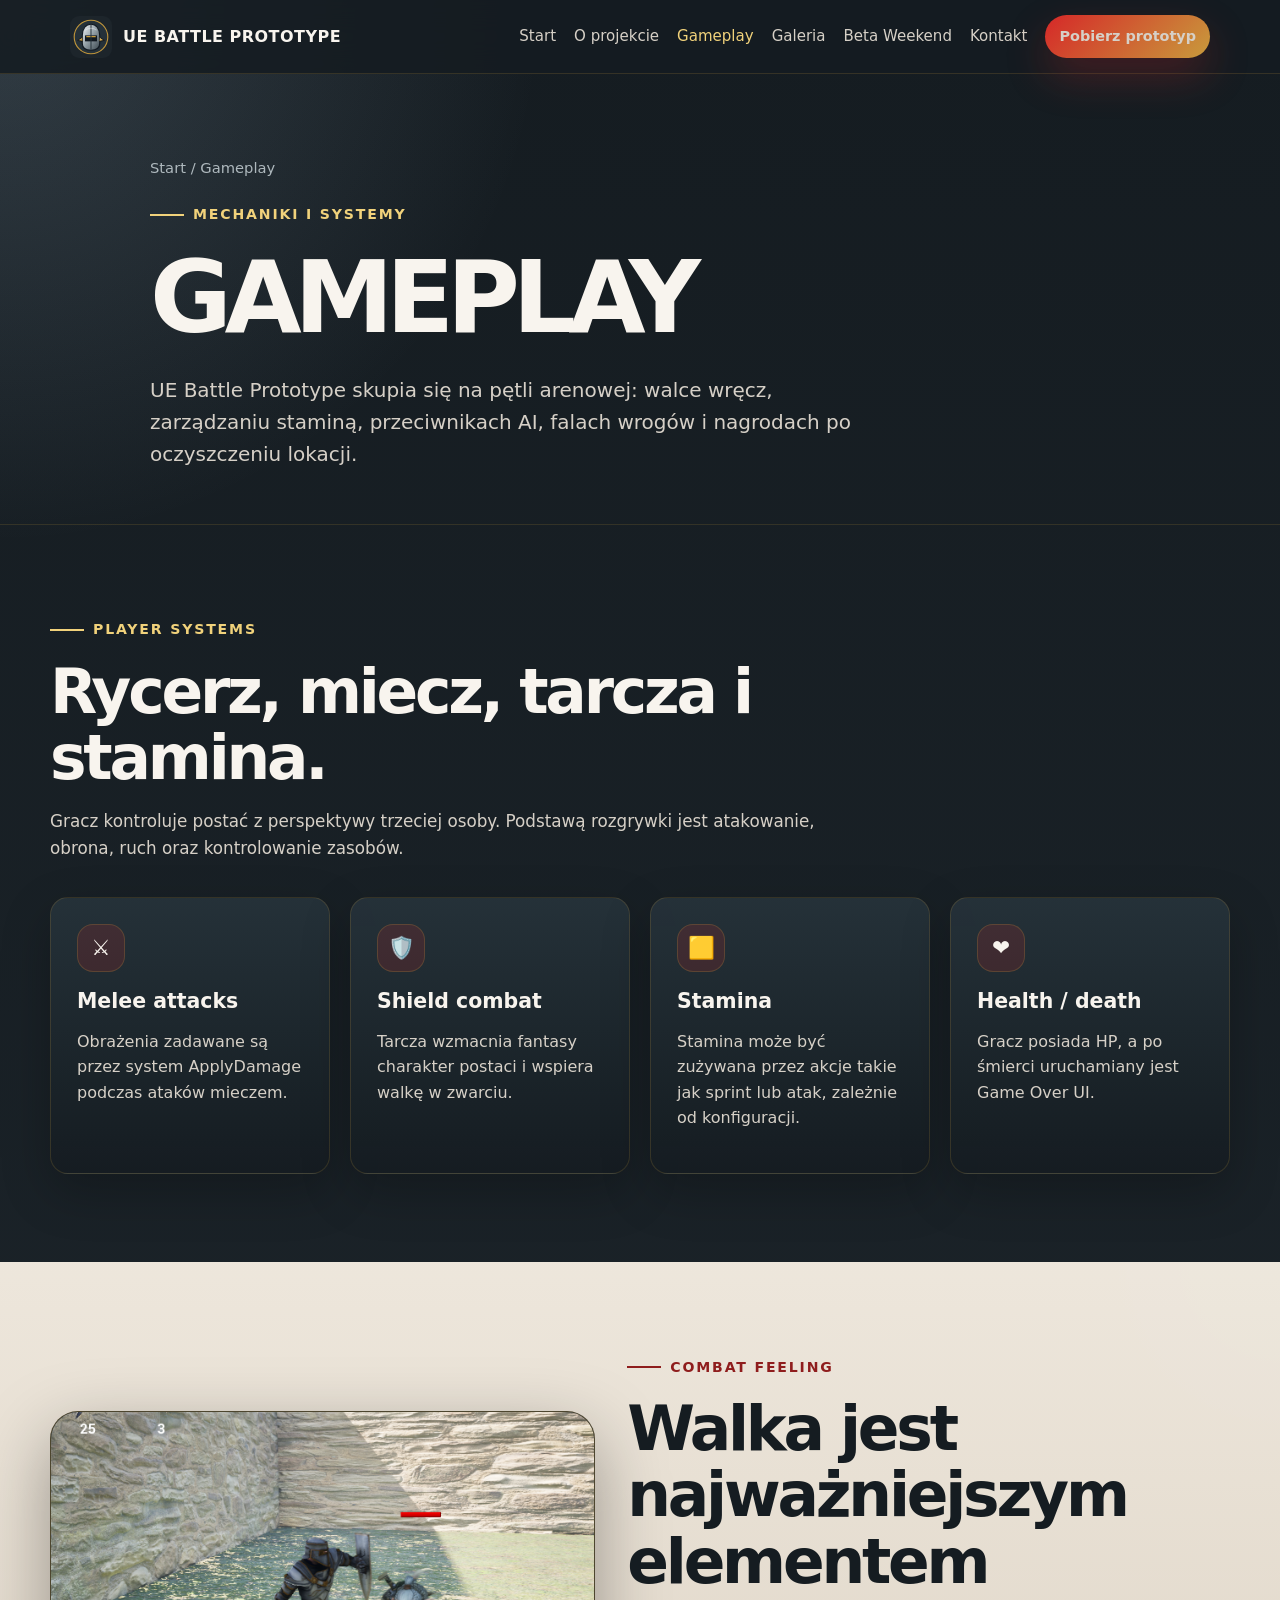
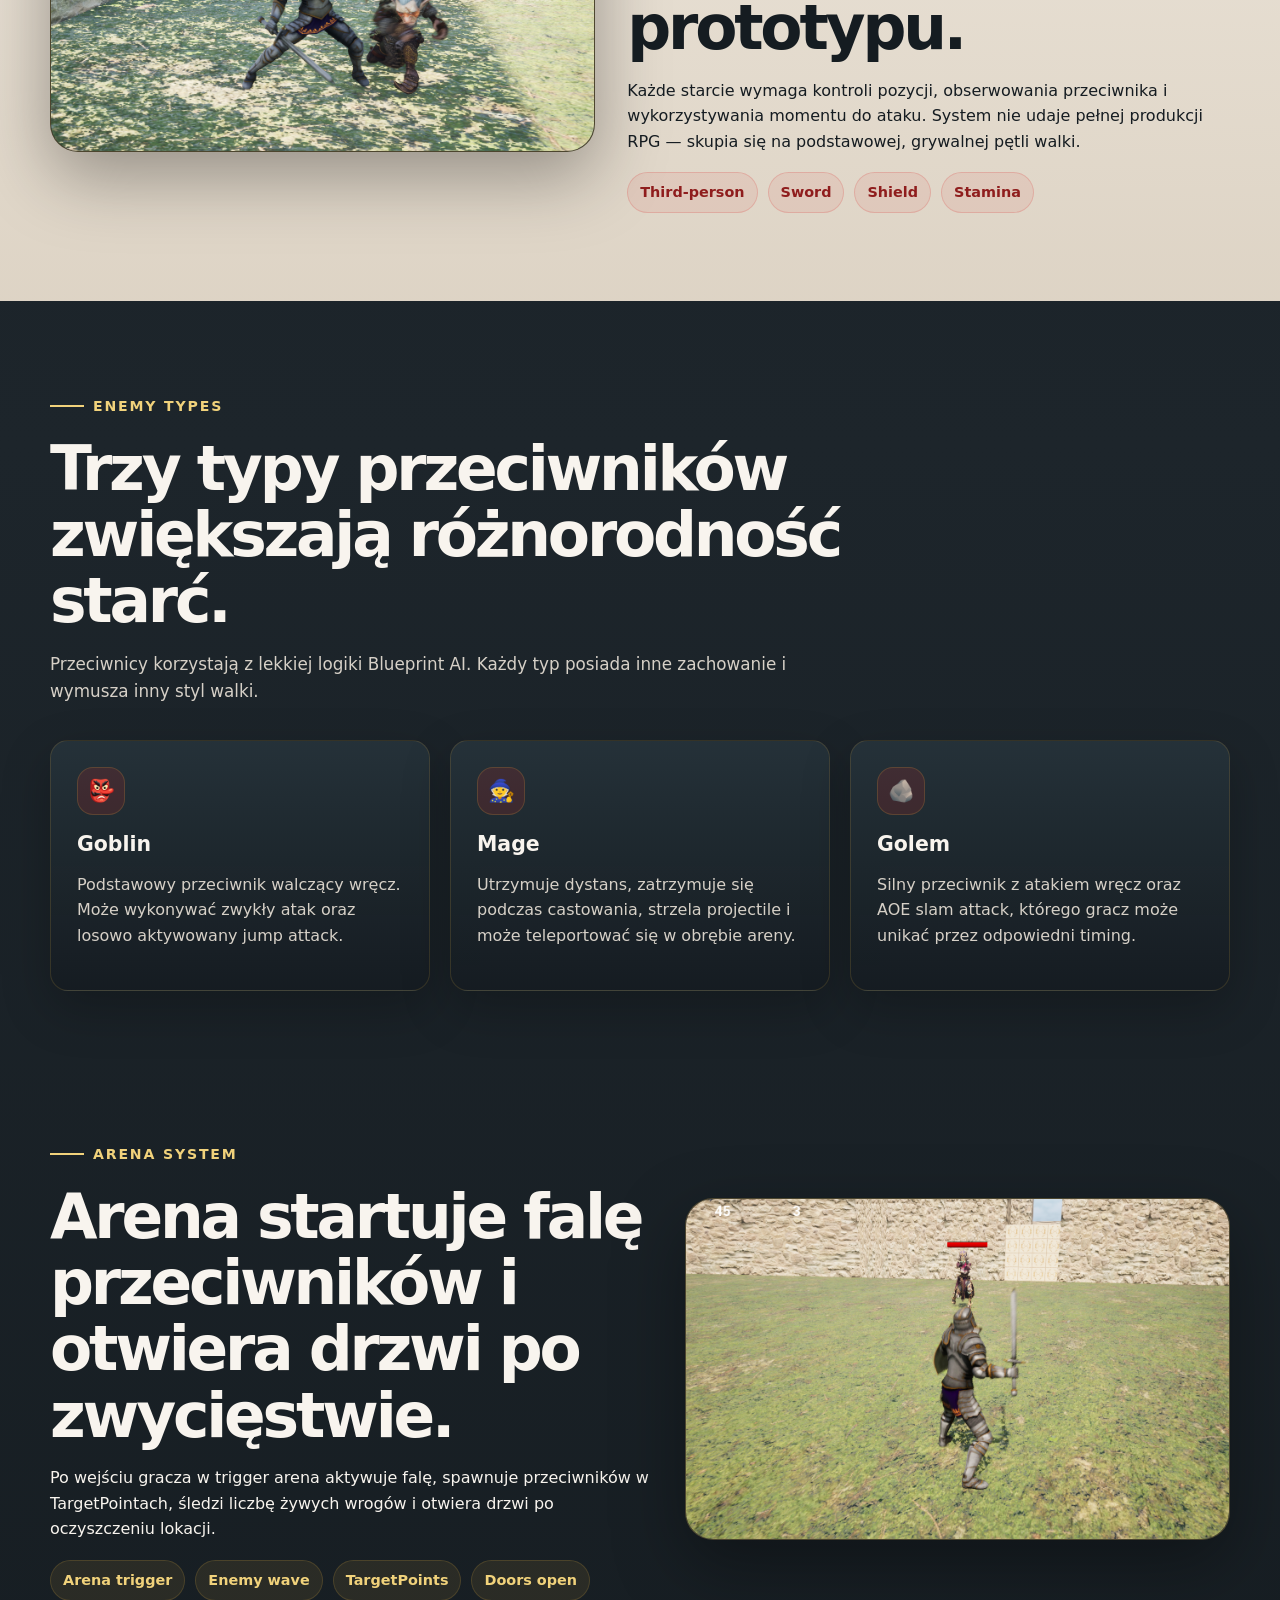
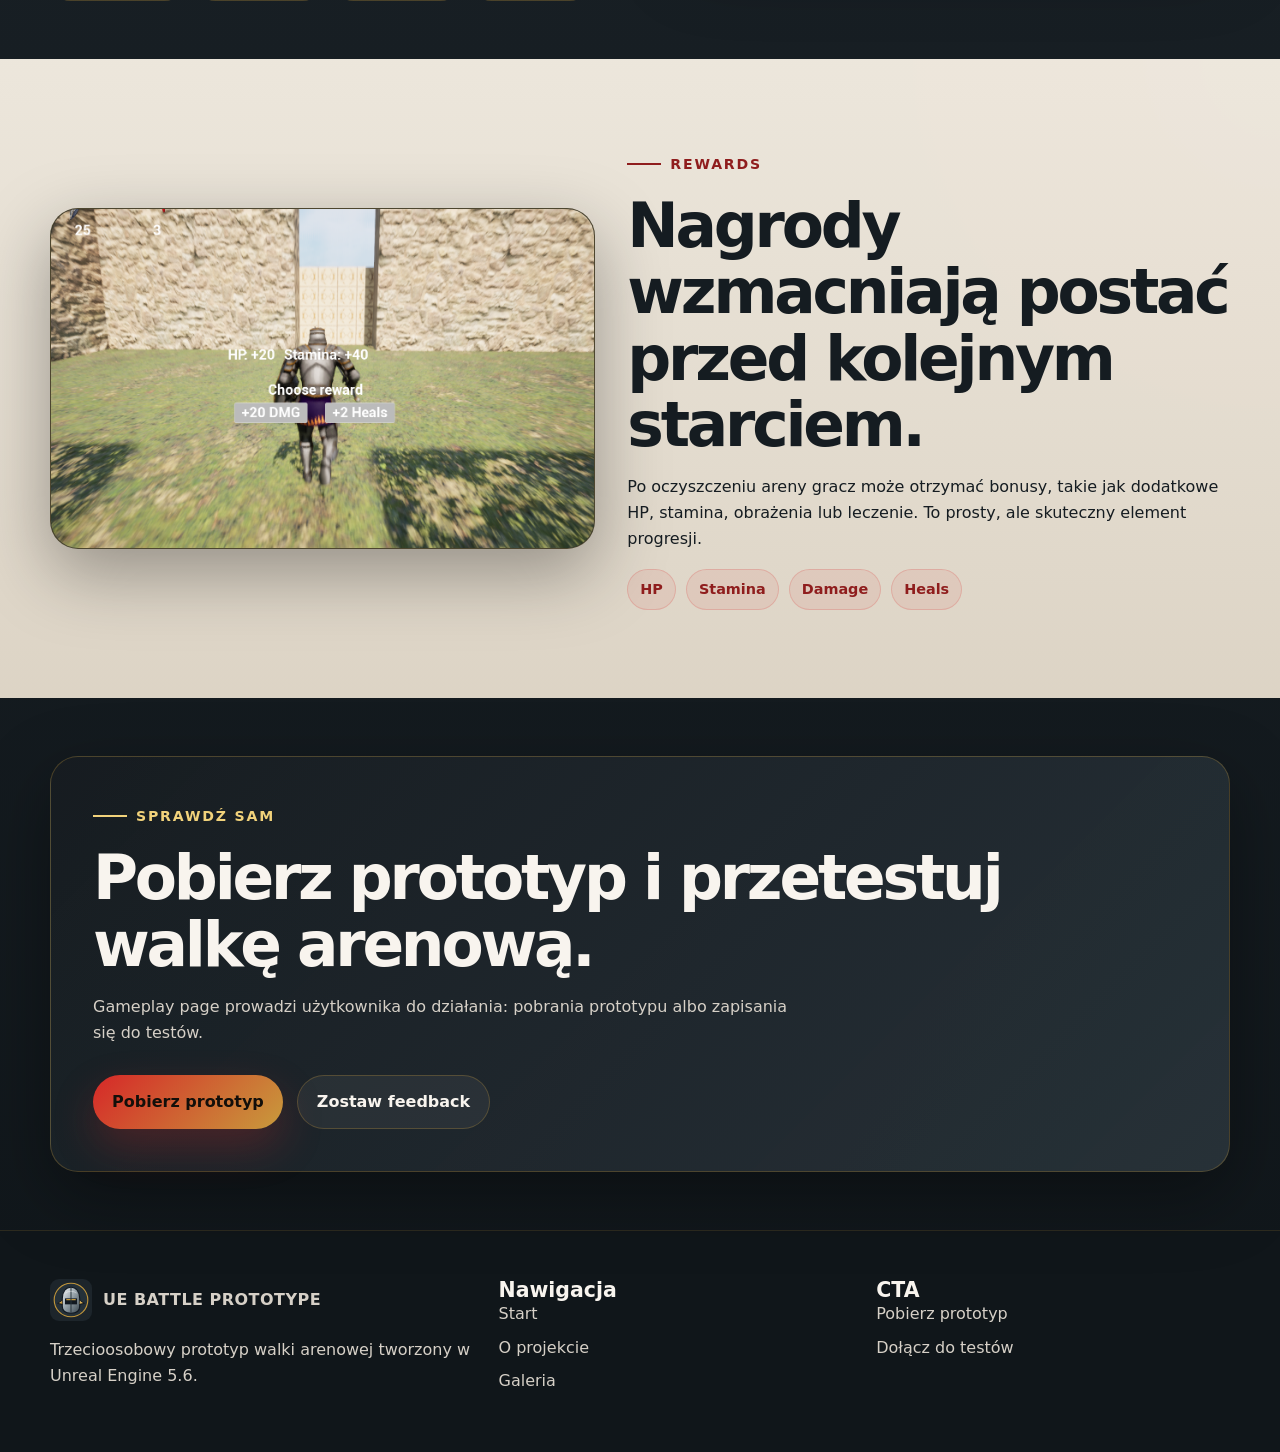
<file: gameplay.html>
<!doctype html>
<html lang="pl">
<head>
  <meta charset="utf-8">
  <meta name="viewport" content="width=device-width, initial-scale=1">
  <title>Gameplay | UE Battle Prototype</title>
  <meta name="description" content="Poznaj mechaniki UE Battle Prototype: walka mieczem, stamina, AI przeciwników, areny, fale wrogów i system nagród.">
  <link rel="icon" href="assets/logo/logo.svg" type="image/svg+xml">
  <link rel="stylesheet" href="css/style.css">
</head>
<body>
<a class="skip-link" href="#main">Przejdź do treści</a>

<header class="site-header">
  <nav class="navbar" aria-label="Główna nawigacja">
    <a class="brand" href="index.html">
      <img src="assets/logo/logo.svg" alt="Logo UE Battle Prototype">
      <span>UE Battle Prototype</span>
    </a>
    <button class="nav-toggle" aria-expanded="false" aria-label="Otwórz menu">☰</button>
    <div class="nav-links">
      <a href="index.html">Start</a>
      <a href="o-projekcie.html">O projekcie</a>
      <a class="active" href="gameplay.html">Gameplay</a>
      <a href="galeria.html">Galeria</a>
      <a href="beta-weekend.html">Beta Weekend</a>
      <a href="kontakt.html">Kontakt</a>
      <a class="btn btn-primary btn-small" href="kontakt.html#download">Pobierz prototyp</a>
    </div>
  </nav>
</header>

<main id="main">
  <section class="page-hero">
    <div class="container reveal">
      <div class="breadcrumbs">Start / Gameplay</div>
      <span class="eyebrow">Mechaniki i systemy</span>
      <h1>Gameplay</h1>
      <p class="lead">UE Battle Prototype skupia się na pętli arenowej: walce wręcz, zarządzaniu staminą, przeciwnikach AI, falach wrogów i nagrodach po oczyszczeniu lokacji.</p>
    </div>
  </section>

  <section class="section">
    <div class="container">
      <div class="section-heading reveal">
        <span class="eyebrow">Player systems</span>
        <h2>Rycerz, miecz, tarcza i stamina.</h2>
        <p>Gracz kontroluje postać z perspektywy trzeciej osoby. Podstawą rozgrywki jest atakowanie, obrona, ruch oraz kontrolowanie zasobów.</p>
      </div>

      <div class="grid-4">
        <article class="card reveal">
          <div class="card-icon">⚔️</div>
          <h3>Melee attacks</h3>
          <p>Obrażenia zadawane są przez system ApplyDamage podczas ataków mieczem.</p>
        </article>
        <article class="card reveal">
          <div class="card-icon">🛡️</div>
          <h3>Shield combat</h3>
          <p>Tarcza wzmacnia fantasy charakter postaci i wspiera walkę w zwarciu.</p>
        </article>
        <article class="card reveal">
          <div class="card-icon">🟨</div>
          <h3>Stamina</h3>
          <p>Stamina może być zużywana przez akcje takie jak sprint lub atak, zależnie od konfiguracji.</p>
        </article>
        <article class="card reveal">
          <div class="card-icon">❤️</div>
          <h3>Health / death</h3>
          <p>Gracz posiada HP, a po śmierci uruchamiany jest Game Over UI.</p>
        </article>
      </div>
    </div>
  </section>

  <section class="section section-stone">
    <div class="container">
      <div class="feature-row">
        <div class="media-frame reveal">
          <img src="assets/images/deffending.png" alt="Rycerz w zwarciu z przeciwnikiem podczas walki w UE Battle Prototype">
        </div>
        <div class="reveal">
          <span class="eyebrow">Combat feeling</span>
          <h2>Walka jest najważniejszym elementem prototypu.</h2>
          <p>Każde starcie wymaga kontroli pozycji, obserwowania przeciwnika i wykorzystywania momentu do ataku. System nie udaje pełnej produkcji RPG — skupia się na podstawowej, grywalnej pętli walki.</p>
          <div class="badges">
            <span class="badge">Third-person</span>
            <span class="badge">Sword</span>
            <span class="badge">Shield</span>
            <span class="badge">Stamina</span>
          </div>
        </div>
      </div>
    </div>
  </section>

  <section class="section">
    <div class="container">
      <div class="section-heading reveal">
        <span class="eyebrow">Enemy types</span>
        <h2>Trzy typy przeciwników zwiększają różnorodność starć.</h2>
        <p>Przeciwnicy korzystają z lekkiej logiki Blueprint AI. Każdy typ posiada inne zachowanie i wymusza inny styl walki.</p>
      </div>

      <div class="grid-3">
        <article class="card reveal">
          <div class="card-icon">👺</div>
          <h3>Goblin</h3>
          <p>Podstawowy przeciwnik walczący wręcz. Może wykonywać zwykły atak oraz losowo aktywowany jump attack.</p>
        </article>
        <article class="card reveal">
          <div class="card-icon">🧙</div>
          <h3>Mage</h3>
          <p>Utrzymuje dystans, zatrzymuje się podczas castowania, strzela projectile i może teleportować się w obrębie areny.</p>
        </article>
        <article class="card reveal">
          <div class="card-icon">🪨</div>
          <h3>Golem</h3>
          <p>Silny przeciwnik z atakiem wręcz oraz AOE slam attack, którego gracz może unikać przez odpowiedni timing.</p>
        </article>
      </div>
    </div>
  </section>

  <section class="section section-tight">
    <div class="container">
      <div class="feature-row reverse">
        <div class="reveal">
          <span class="eyebrow">Arena system</span>
          <h2>Arena startuje falę przeciwników i otwiera drzwi po zwycięstwie.</h2>
          <p>Po wejściu gracza w trigger arena aktywuje falę, spawnuje przeciwników w TargetPointach, śledzi liczbę żywych wrogów i otwiera drzwi po oczyszczeniu lokacji.</p>
          <div class="badges">
            <span class="badge">Arena trigger</span>
            <span class="badge">Enemy wave</span>
            <span class="badge">TargetPoints</span>
            <span class="badge">Doors open</span>
          </div>
        </div>
        <div class="media-frame reveal">
          <img src="assets/images/damage.png" alt="Rycerz przygotowany do walki z przeciwnikiem na arenie">
        </div>
      </div>
    </div>
  </section>

  <section class="section section-stone">
    <div class="container">
      <div class="feature-row">
        <div class="media-frame reveal">
          <img src="assets/images/upgrades.png" alt="Wybór nagrody po oczyszczeniu areny w UE Battle Prototype">
        </div>
        <div class="reveal">
          <span class="eyebrow">Rewards</span>
          <h2>Nagrody wzmacniają postać przed kolejnym starciem.</h2>
          <p>Po oczyszczeniu areny gracz może otrzymać bonusy, takie jak dodatkowe HP, stamina, obrażenia lub leczenie. To prosty, ale skuteczny element progresji.</p>
          <div class="badges">
            <span class="badge">HP</span>
            <span class="badge">Stamina</span>
            <span class="badge">Damage</span>
            <span class="badge">Heals</span>
          </div>
        </div>
      </div>
    </div>
  </section>

  <section class="section section-tight">
    <div class="container">
      <div class="cta-band reveal">
        <span class="eyebrow">Sprawdź sam</span>
        <h2>Pobierz prototyp i przetestuj walkę arenową.</h2>
        <p>Gameplay page prowadzi użytkownika do działania: pobrania prototypu albo zapisania się do testów.</p>
        <div class="section-actions">
          <a class="btn btn-primary" href="kontakt.html#download">Pobierz prototyp</a>
          <a class="btn btn-secondary" href="kontakt.html#feedback">Zostaw feedback</a>
        </div>
      </div>
    </div>
  </section>
</main>

<footer class="site-footer">
  <div class="footer-grid">
    <div>
      <a class="brand" href="index.html">
        <img src="assets/logo/logo.svg" alt="Logo UE Battle Prototype">
        <span>UE Battle Prototype</span>
      </a>
      <p>Trzecioosobowy prototyp walki arenowej tworzony w Unreal Engine 5.6.</p>
    </div>
    <div>
      <h3>Nawigacja</h3>
      <div class="footer-links">
        <a href="index.html">Start</a>
        <a href="o-projekcie.html">O projekcie</a>
        <a href="galeria.html">Galeria</a>
      </div>
    </div>
    <div>
      <h3>CTA</h3>
      <div class="footer-links">
        <a href="kontakt.html#download">Pobierz prototyp</a>
        <a href="kontakt.html#beta">Dołącz do testów</a>
      </div>
    </div>
  </div>
</footer>

<script src="js/script.js"></script>
</body>
</html>
</file>
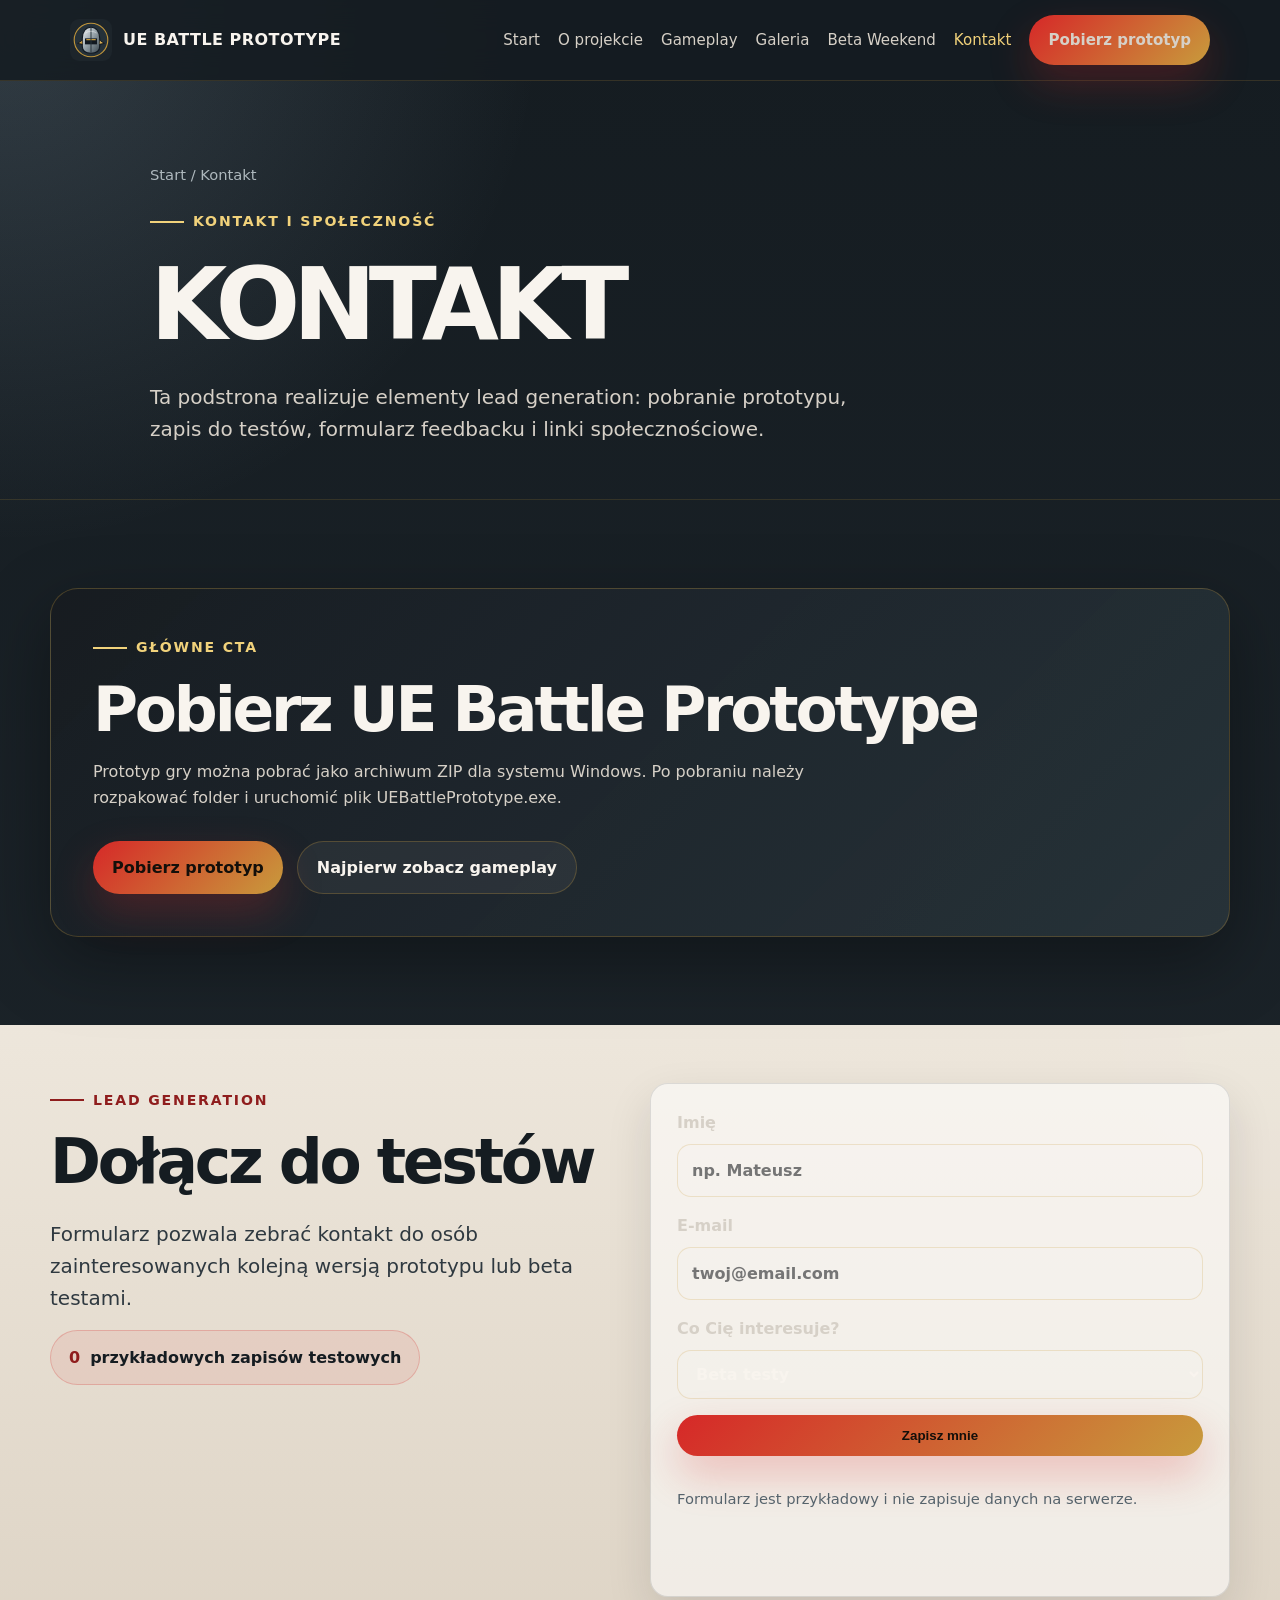
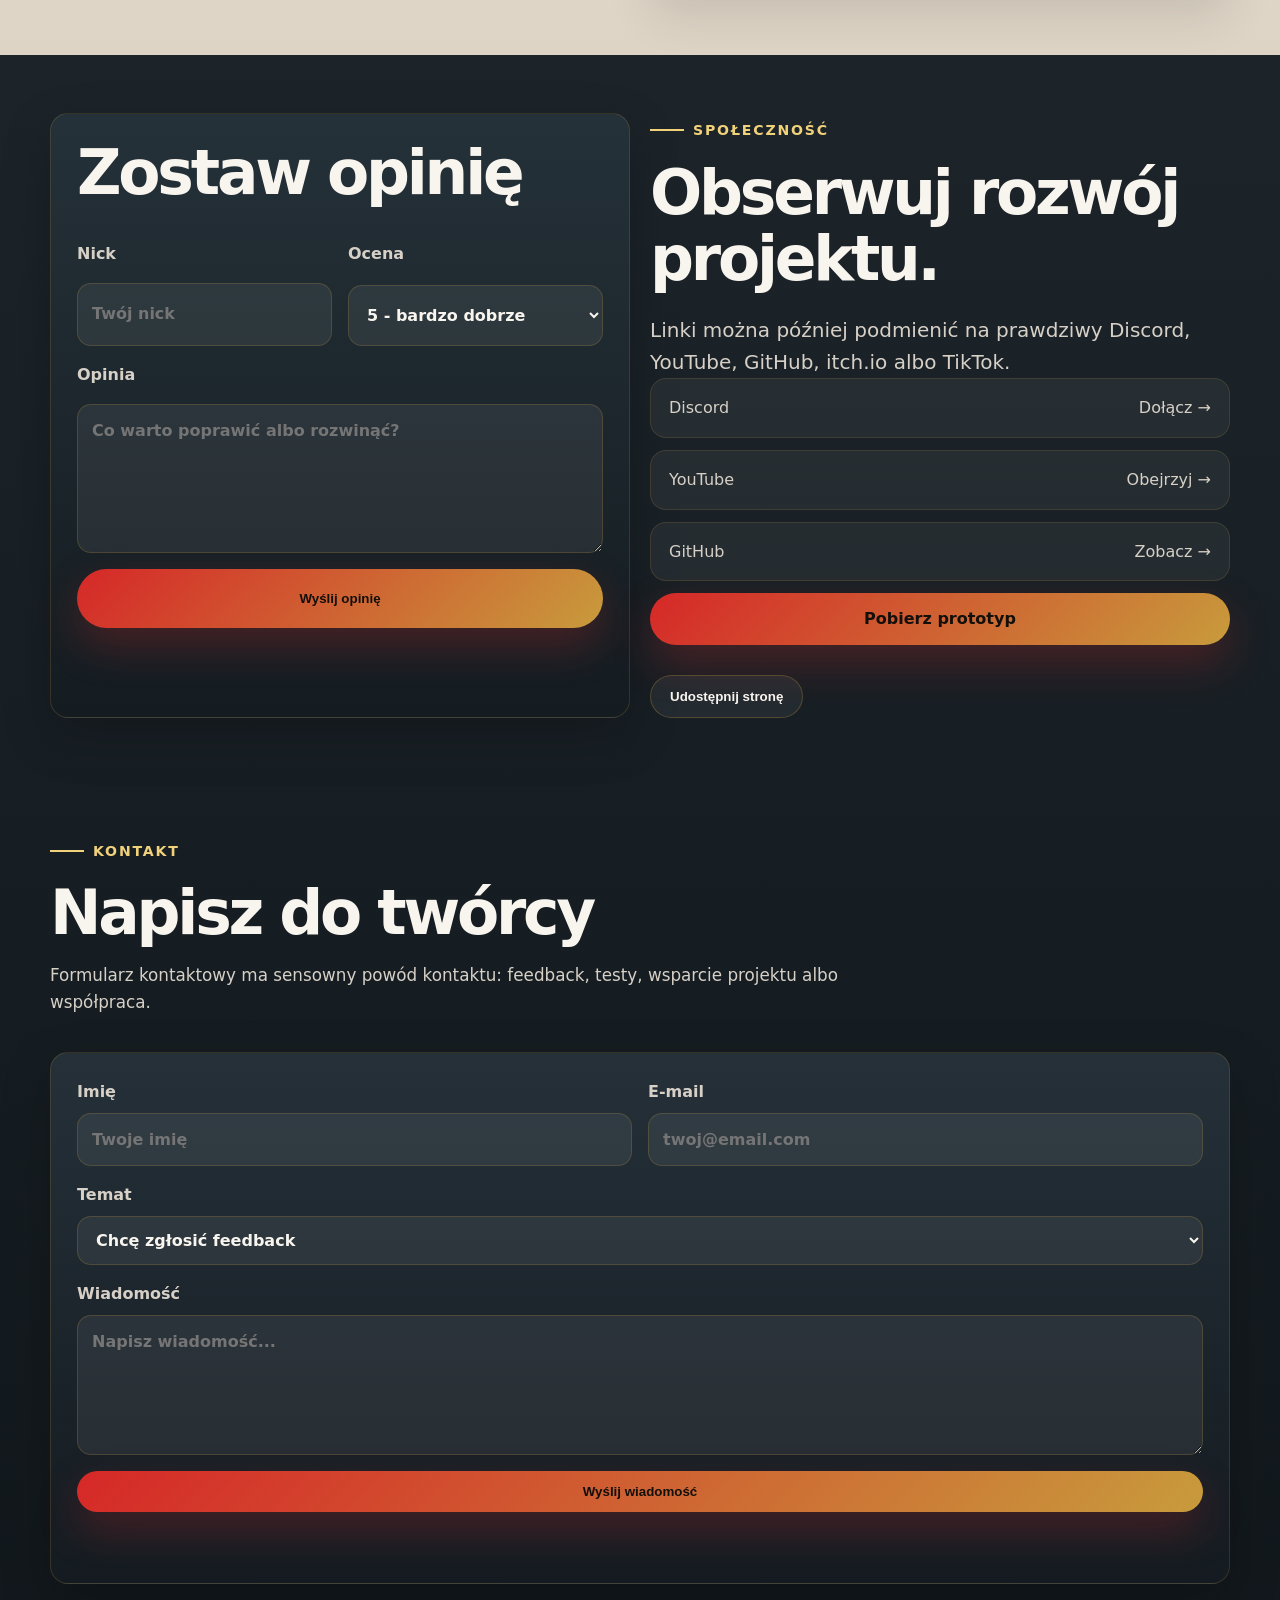
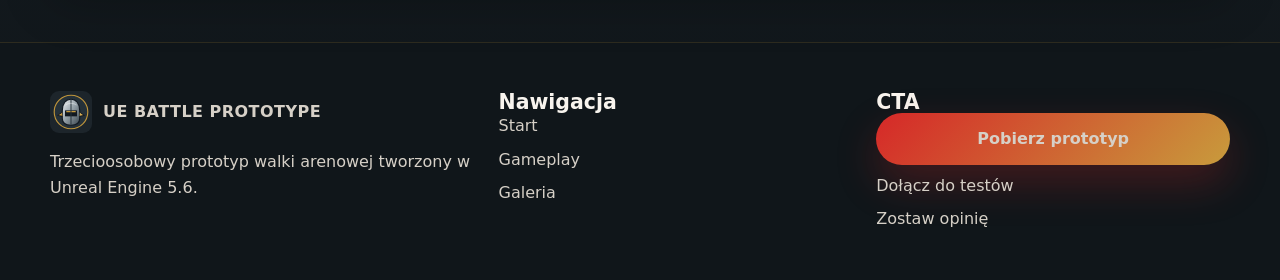
<file: kontakt.html>
<!doctype html>
<html lang="pl">
<head>
  <meta charset="utf-8">
  <meta name="viewport" content="width=device-width, initial-scale=1">
  <title>Kontakt i społeczność | UE Battle Prototype</title>
  <meta name="description" content="Pobierz prototyp UE Battle Prototype, dołącz do testów, zostaw opinię lub skontaktuj się z twórcą projektu.">
  <link rel="icon" href="assets/logo/logo.svg" type="image/svg+xml">
  <link rel="stylesheet" href="css/style.css">
</head>
<body>
<a class="skip-link" href="#main">Przejdź do treści</a>

<header class="site-header">
  <nav class="navbar" aria-label="Główna nawigacja">
    <a class="brand" href="index.html">
      <img src="assets/logo/logo.svg" alt="Logo UE Battle Prototype">
      <span>UE Battle Prototype</span>
    </a>
    <button class="nav-toggle" aria-expanded="false" aria-label="Otwórz menu">☰</button>
    <div class="nav-links">
      <a href="index.html">Start</a>
      <a href="o-projekcie.html">O projekcie</a>
      <a href="gameplay.html">Gameplay</a>
      <a href="galeria.html">Galeria</a>
      <a href="beta-weekend.html">Beta Weekend</a>
      <a class="active" href="kontakt.html">Kontakt</a>
      <a class="btn btn-primary" href="https://github.com/mr-scwn/E-marketing_Project/releases/download/v1.0/UEBattlePrototype_Windows_v1.zip" target="_blank" rel="noopener">
  Pobierz prototyp
</a>
    </div>
  </nav>
</header>

<main id="main">
  <section class="page-hero">
    <div class="container reveal">
      <div class="breadcrumbs">Start / Kontakt</div>
      <span class="eyebrow">Kontakt i społeczność</span>
      <h1>Kontakt</h1>
      <p class="lead">Ta podstrona realizuje elementy lead generation: pobranie prototypu, zapis do testów, formularz feedbacku i linki społecznościowe.</p>
    </div>
  </section>

  <section class="section" id="download">
    <div class="container">
      <div class="cta-band reveal">
        <span class="eyebrow">Główne CTA</span>
        <h2>Pobierz UE Battle Prototype</h2>
        <p>
          Prototyp gry można pobrać jako archiwum ZIP dla systemu Windows.
          Po pobraniu należy rozpakować folder i uruchomić plik UEBattlePrototype.exe.
        </p>
        <div class="section-actions">
          <a class="btn btn-primary" href="https://github.com/mr-scwn/E-marketing_Project/releases/download/v1.0/UEBattlePrototype_Windows_v1.zip" target="_blank" rel="noopener">
  Pobierz prototyp
</a>
          <a class="btn btn-secondary" href="gameplay.html">Najpierw zobacz gameplay</a>
        </div>
      </div>
    </div>
  </section>

  <section class="section section-tight section-stone" id="beta">
    <div class="container">
      <div class="grid-2">
        <div class="reveal">
          <span class="eyebrow">Lead generation</span>
          <h2>Dołącz do testów</h2>
          <p class="lead">Formularz pozwala zebrać kontakt do osób zainteresowanych kolejną wersją prototypu lub beta testami.</p>
          <p class="counter"><span data-counter="0">0</span> przykładowych zapisów testowych</p>
        </div>

        <form class="form card reveal" data-fake-submit>
          <label>Imię
            <input type="text" name="name" placeholder="np. Mateusz" required>
          </label>

          <label>E-mail
            <input type="email" name="email" placeholder="twoj@email.com" required>
          </label>

          <label>Co Cię interesuje?
            <select name="interest">
              <option>Beta testy</option>
              <option>Nowa wersja gry</option>
              <option>Feedback dla projektu</option>
              <option>Współpraca</option>
            </select>
          </label>

          <button class="btn btn-primary" type="submit">Zapisz mnie</button>
          <p class="form-note">Formularz jest przykładowy i nie zapisuje danych na serwerze.</p>
          <p class="form-status" aria-live="polite"></p>
        </form>
      </div>
    </div>
  </section>

  <section class="section section-tight" id="feedback">
    <div class="container">
      <div class="grid-2">
        <form class="form card reveal" data-fake-submit>
          <h2>Zostaw opinię</h2>

          <div class="form-row">
            <label>Nick
              <input type="text" name="nick" placeholder="Twój nick" required>
            </label>

            <label>Ocena
              <select name="rating">
                <option>5 - bardzo dobrze</option>
                <option>4 - dobrze</option>
                <option>3 - średnio</option>
                <option>2 - do poprawy</option>
              </select>
            </label>
          </div>

          <label>Opinia
            <textarea name="message" placeholder="Co warto poprawić albo rozwinąć?" required></textarea>
          </label>

          <button class="btn btn-primary" type="submit">Wyślij opinię</button>
          <p class="form-status" aria-live="polite"></p>
        </form>

        <div class="reveal">
          <span class="eyebrow">Społeczność</span>
          <h2>Obserwuj rozwój projektu.</h2>
          <p class="lead">Linki można później podmienić na prawdziwy Discord, YouTube, GitHub, itch.io albo TikTok.</p>

          <div class="social-list">
            <a class="social-link" href="#">Discord <span>Dołącz →</span></a>
            <a class="social-link" href="#">YouTube <span>Obejrzyj →</span></a>
            <a class="social-link" href="#">GitHub <span>Zobacz →</span></a>
            <a class="btn btn-primary" href="https://github.com/mr-scwn/E-marketing_Project/releases/download/v1.0/UEBattlePrototype_Windows_v1.zip" target="_blank" rel="noopener">
  Pobierz prototyp
</a>
          </div>

          <div class="section-actions">
            <button class="btn btn-secondary" type="button" data-share>Udostępnij stronę</button>
          </div>
        </div>
      </div>
    </div>
  </section>

  <section class="section section-tight">
    <div class="container">
      <div class="section-heading reveal">
        <span class="eyebrow">Kontakt</span>
        <h2>Napisz do twórcy</h2>
        <p>Formularz kontaktowy ma sensowny powód kontaktu: feedback, testy, wsparcie projektu albo współpraca.</p>
      </div>

      <form class="form card reveal" data-fake-submit>
        <div class="form-row">
          <label>Imię
            <input type="text" name="name" placeholder="Twoje imię" required>
          </label>

          <label>E-mail
            <input type="email" name="email" placeholder="twoj@email.com" required>
          </label>
        </div>

        <label>Temat
          <select name="topic">
            <option>Chcę zgłosić feedback</option>
            <option>Chcę pomóc w testach</option>
            <option>Chcę wesprzeć rozwój gry</option>
            <option>Inna wiadomość</option>
          </select>
        </label>

        <label>Wiadomość
          <textarea name="message" placeholder="Napisz wiadomość..." required></textarea>
        </label>

        <button class="btn btn-primary" type="submit">Wyślij wiadomość</button>
        <p class="form-status" aria-live="polite"></p>
      </form>
    </div>
  </section>
</main>

<footer class="site-footer">
  <div class="footer-grid">
    <div>
      <a class="brand" href="index.html">
        <img src="assets/logo/logo.svg" alt="Logo UE Battle Prototype">
        <span>UE Battle Prototype</span>
      </a>
      <p>Trzecioosobowy prototyp walki arenowej tworzony w Unreal Engine 5.6.</p>
    </div>
    <div>
      <h3>Nawigacja</h3>
      <div class="footer-links">
        <a href="index.html">Start</a>
        <a href="gameplay.html">Gameplay</a>
        <a href="galeria.html">Galeria</a>
      </div>
    </div>
    <div>
      <h3>CTA</h3>
      <div class="footer-links">
        <a class="btn btn-primary" href="https://github.com/mr-scwn/E-marketing_Project/releases/download/v1.0/UEBattlePrototype_Windows_v1.zip" target="_blank" rel="noopener">
        Pobierz prototyp
      </a>
        <a href="#beta">Dołącz do testów</a>
        <a href="#feedback">Zostaw opinię</a>
      </div>
    </div>
  </div>
</footer>

<script src="js/script.js"></script>
</body>
</html>
</file>
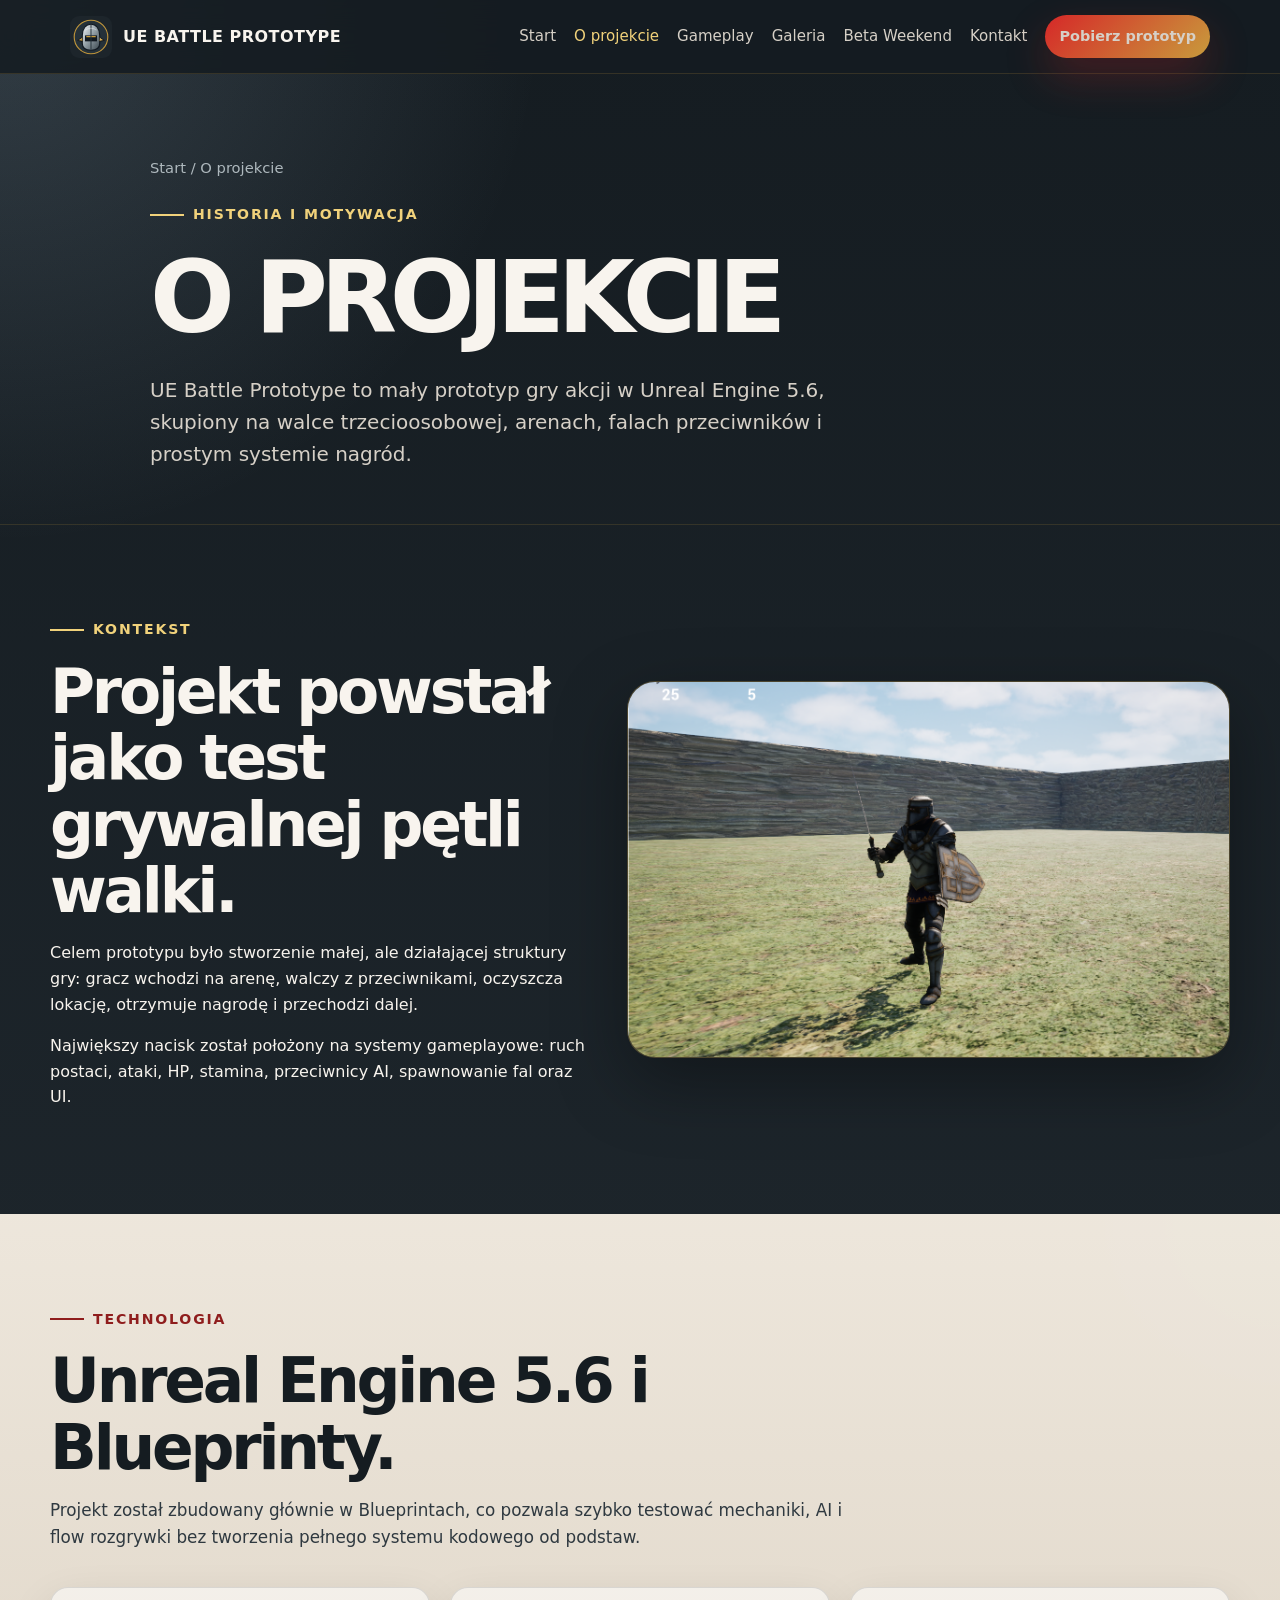
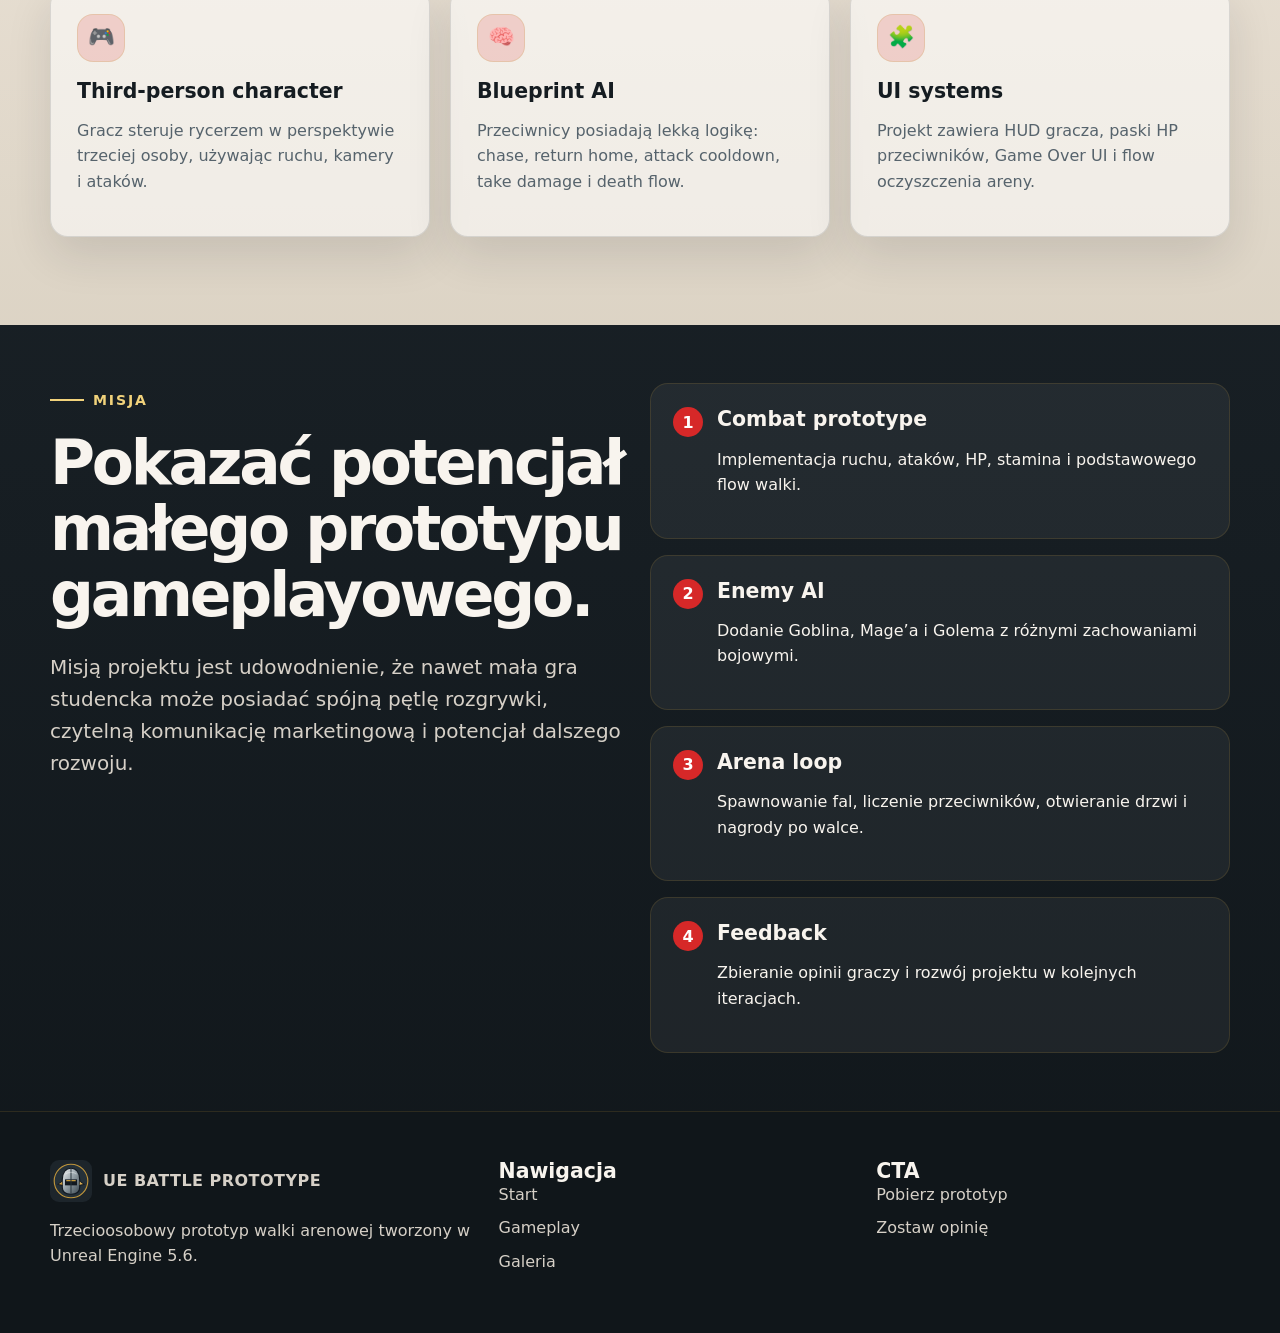
<file: o-projekcie.html>
<!doctype html>
<html lang="pl">
<head>
  <meta charset="utf-8">
  <meta name="viewport" content="width=device-width, initial-scale=1">
  <title>O projekcie | UE Battle Prototype</title>
  <meta name="description" content="Historia i kontekst powstania UE Battle Prototype — prototypu walki arenowej w Unreal Engine 5.6 tworzonego głównie w Blueprintach.">
  <link rel="icon" href="assets/logo/logo.svg" type="image/svg+xml">
  <link rel="stylesheet" href="css/style.css">
</head>
<body>
<a class="skip-link" href="#main">Przejdź do treści</a>

<header class="site-header">
  <nav class="navbar" aria-label="Główna nawigacja">
    <a class="brand" href="index.html">
      <img src="assets/logo/logo.svg" alt="Logo UE Battle Prototype">
      <span>UE Battle Prototype</span>
    </a>
    <button class="nav-toggle" aria-expanded="false" aria-label="Otwórz menu">☰</button>
    <div class="nav-links">
      <a href="index.html">Start</a>
      <a class="active" href="o-projekcie.html">O projekcie</a>
      <a href="gameplay.html">Gameplay</a>
      <a href="galeria.html">Galeria</a>
      <a href="beta-weekend.html">Beta Weekend</a>
      <a href="kontakt.html">Kontakt</a>
      <a class="btn btn-primary btn-small" href="kontakt.html#download">Pobierz prototyp</a>
    </div>
  </nav>
</header>

<main id="main">
  <section class="page-hero">
    <div class="container reveal">
      <div class="breadcrumbs">Start / O projekcie</div>
      <span class="eyebrow">Historia i motywacja</span>
      <h1>O projekcie</h1>
      <p class="lead">UE Battle Prototype to mały prototyp gry akcji w Unreal Engine 5.6, skupiony na walce trzecioosobowej, arenach, falach przeciwników i prostym systemie nagród.</p>
    </div>
  </section>

  <section class="section">
    <div class="container">
      <div class="feature-row">
        <div class="reveal">
          <span class="eyebrow">Kontekst</span>
          <h2>Projekt powstał jako test grywalnej pętli walki.</h2>
          <p>Celem prototypu było stworzenie małej, ale działającej struktury gry: gracz wchodzi na arenę, walczy z przeciwnikami, oczyszcza lokację, otrzymuje nagrodę i przechodzi dalej.</p>
          <p>Największy nacisk został położony na systemy gameplayowe: ruch postaci, ataki, HP, stamina, przeciwnicy AI, spawnowanie fal oraz UI.</p>
        </div>

        <div class="media-frame reveal">
          <img src="assets/images/arena.png" alt="Rycerz stojący na arenie w UE Battle Prototype">
        </div>
      </div>
    </div>
  </section>

  <section class="section section-stone">
    <div class="container">
      <div class="section-heading reveal">
        <span class="eyebrow">Technologia</span>
        <h2>Unreal Engine 5.6 i Blueprinty.</h2>
        <p>Projekt został zbudowany głównie w Blueprintach, co pozwala szybko testować mechaniki, AI i flow rozgrywki bez tworzenia pełnego systemu kodowego od podstaw.</p>
      </div>

      <div class="grid-3">
        <article class="card reveal">
          <div class="card-icon">🎮</div>
          <h3>Third-person character</h3>
          <p>Gracz steruje rycerzem w perspektywie trzeciej osoby, używając ruchu, kamery i ataków.</p>
        </article>
        <article class="card reveal">
          <div class="card-icon">🧠</div>
          <h3>Blueprint AI</h3>
          <p>Przeciwnicy posiadają lekką logikę: chase, return home, attack cooldown, take damage i death flow.</p>
        </article>
        <article class="card reveal">
          <div class="card-icon">🧩</div>
          <h3>UI systems</h3>
          <p>Projekt zawiera HUD gracza, paski HP przeciwników, Game Over UI i flow oczyszczenia areny.</p>
        </article>
      </div>
    </div>
  </section>

  <section class="section section-tight">
    <div class="container">
      <div class="grid-2">
        <div class="reveal">
          <span class="eyebrow">Misja</span>
          <h2>Pokazać potencjał małego prototypu gameplayowego.</h2>
          <p class="lead">Misją projektu jest udowodnienie, że nawet mała gra studencka może posiadać spójną pętlę rozgrywki, czytelną komunikację marketingową i potencjał dalszego rozwoju.</p>
        </div>

        <div class="timeline reveal">
          <div class="timeline-item" data-step="1">
            <h3>Combat prototype</h3>
            <p>Implementacja ruchu, ataków, HP, stamina i podstawowego flow walki.</p>
          </div>
          <div class="timeline-item" data-step="2">
            <h3>Enemy AI</h3>
            <p>Dodanie Goblina, Mage’a i Golema z różnymi zachowaniami bojowymi.</p>
          </div>
          <div class="timeline-item" data-step="3">
            <h3>Arena loop</h3>
            <p>Spawnowanie fal, liczenie przeciwników, otwieranie drzwi i nagrody po walce.</p>
          </div>
          <div class="timeline-item" data-step="4">
            <h3>Feedback</h3>
            <p>Zbieranie opinii graczy i rozwój projektu w kolejnych iteracjach.</p>
          </div>
        </div>
      </div>
    </div>
  </section>
</main>

<footer class="site-footer">
  <div class="footer-grid">
    <div>
      <a class="brand" href="index.html">
        <img src="assets/logo/logo.svg" alt="Logo UE Battle Prototype">
        <span>UE Battle Prototype</span>
      </a>
      <p>Trzecioosobowy prototyp walki arenowej tworzony w Unreal Engine 5.6.</p>
    </div>
    <div>
      <h3>Nawigacja</h3>
      <div class="footer-links">
        <a href="index.html">Start</a>
        <a href="gameplay.html">Gameplay</a>
        <a href="galeria.html">Galeria</a>
      </div>
    </div>
    <div>
      <h3>CTA</h3>
      <div class="footer-links">
        <a href="kontakt.html#download">Pobierz prototyp</a>
        <a href="kontakt.html#feedback">Zostaw opinię</a>
      </div>
    </div>
  </div>
</footer>

<script src="js/script.js"></script>
</body>
</html>
</file>
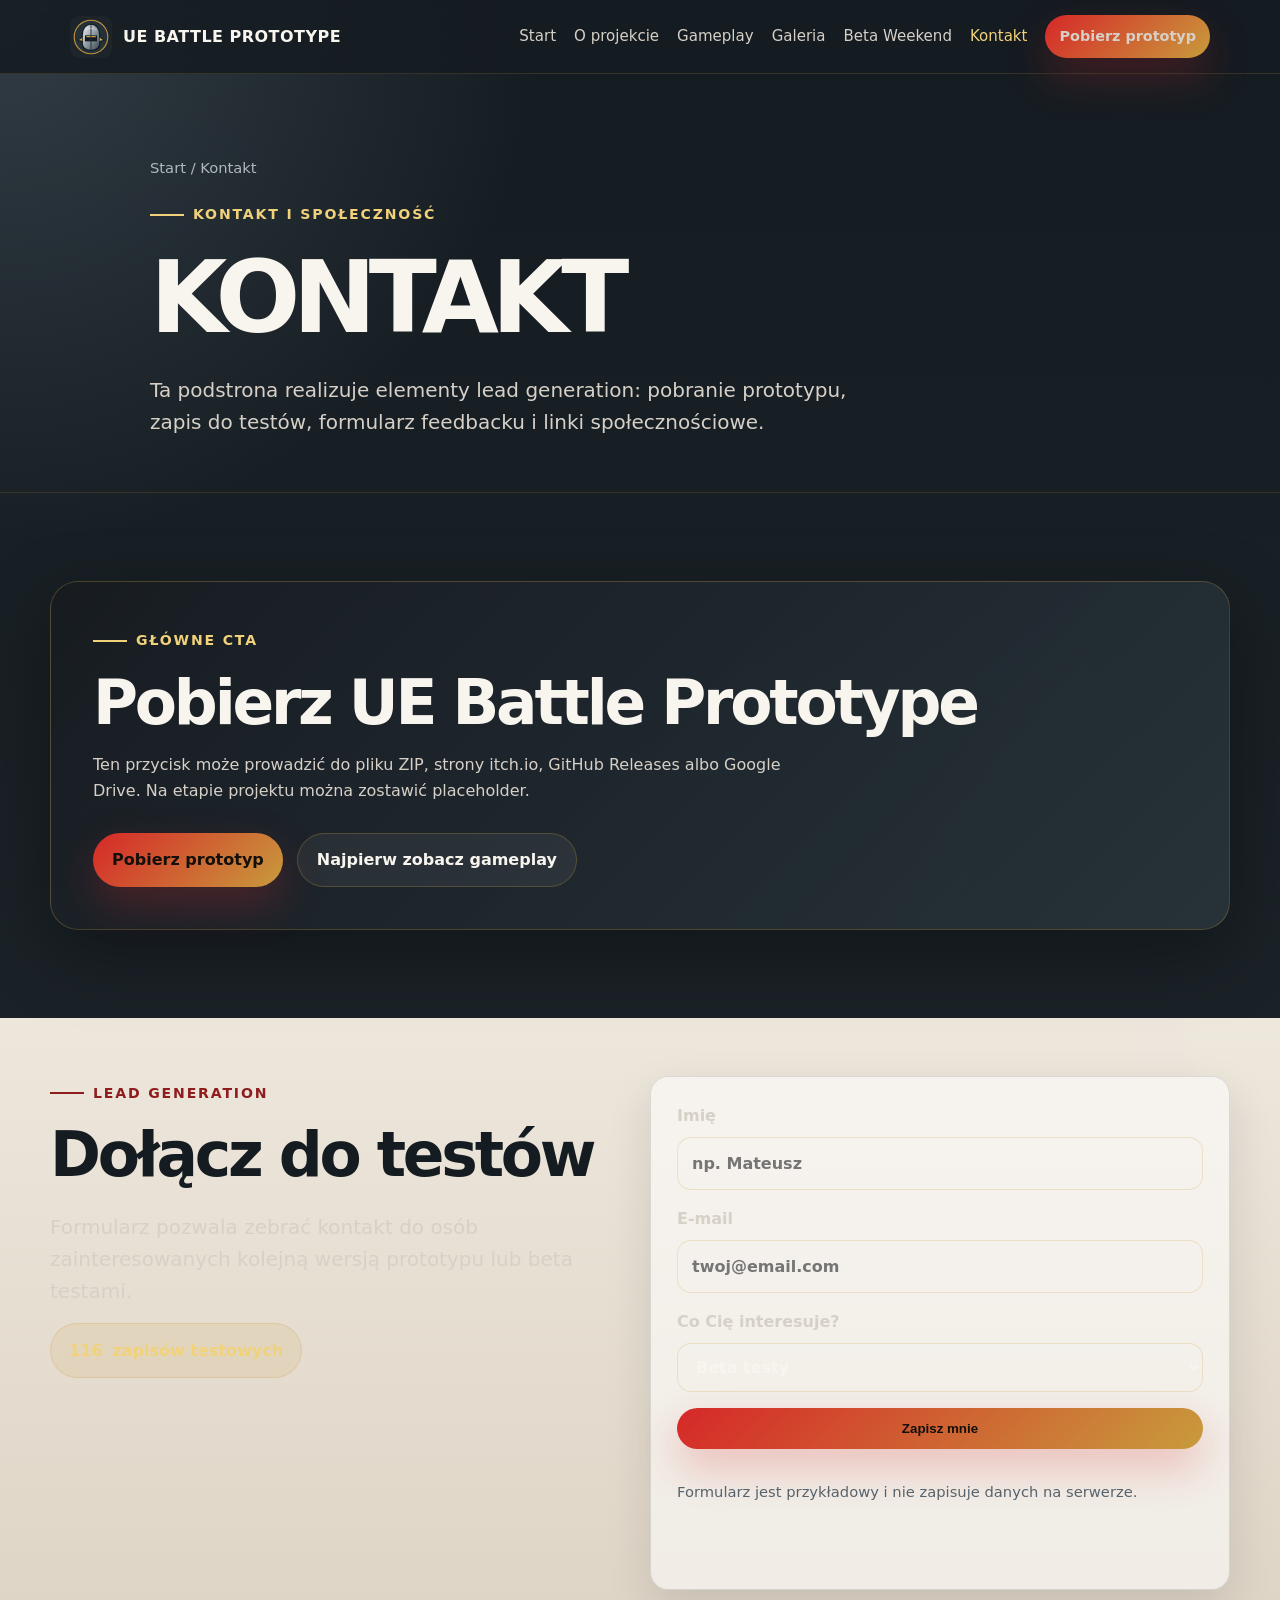
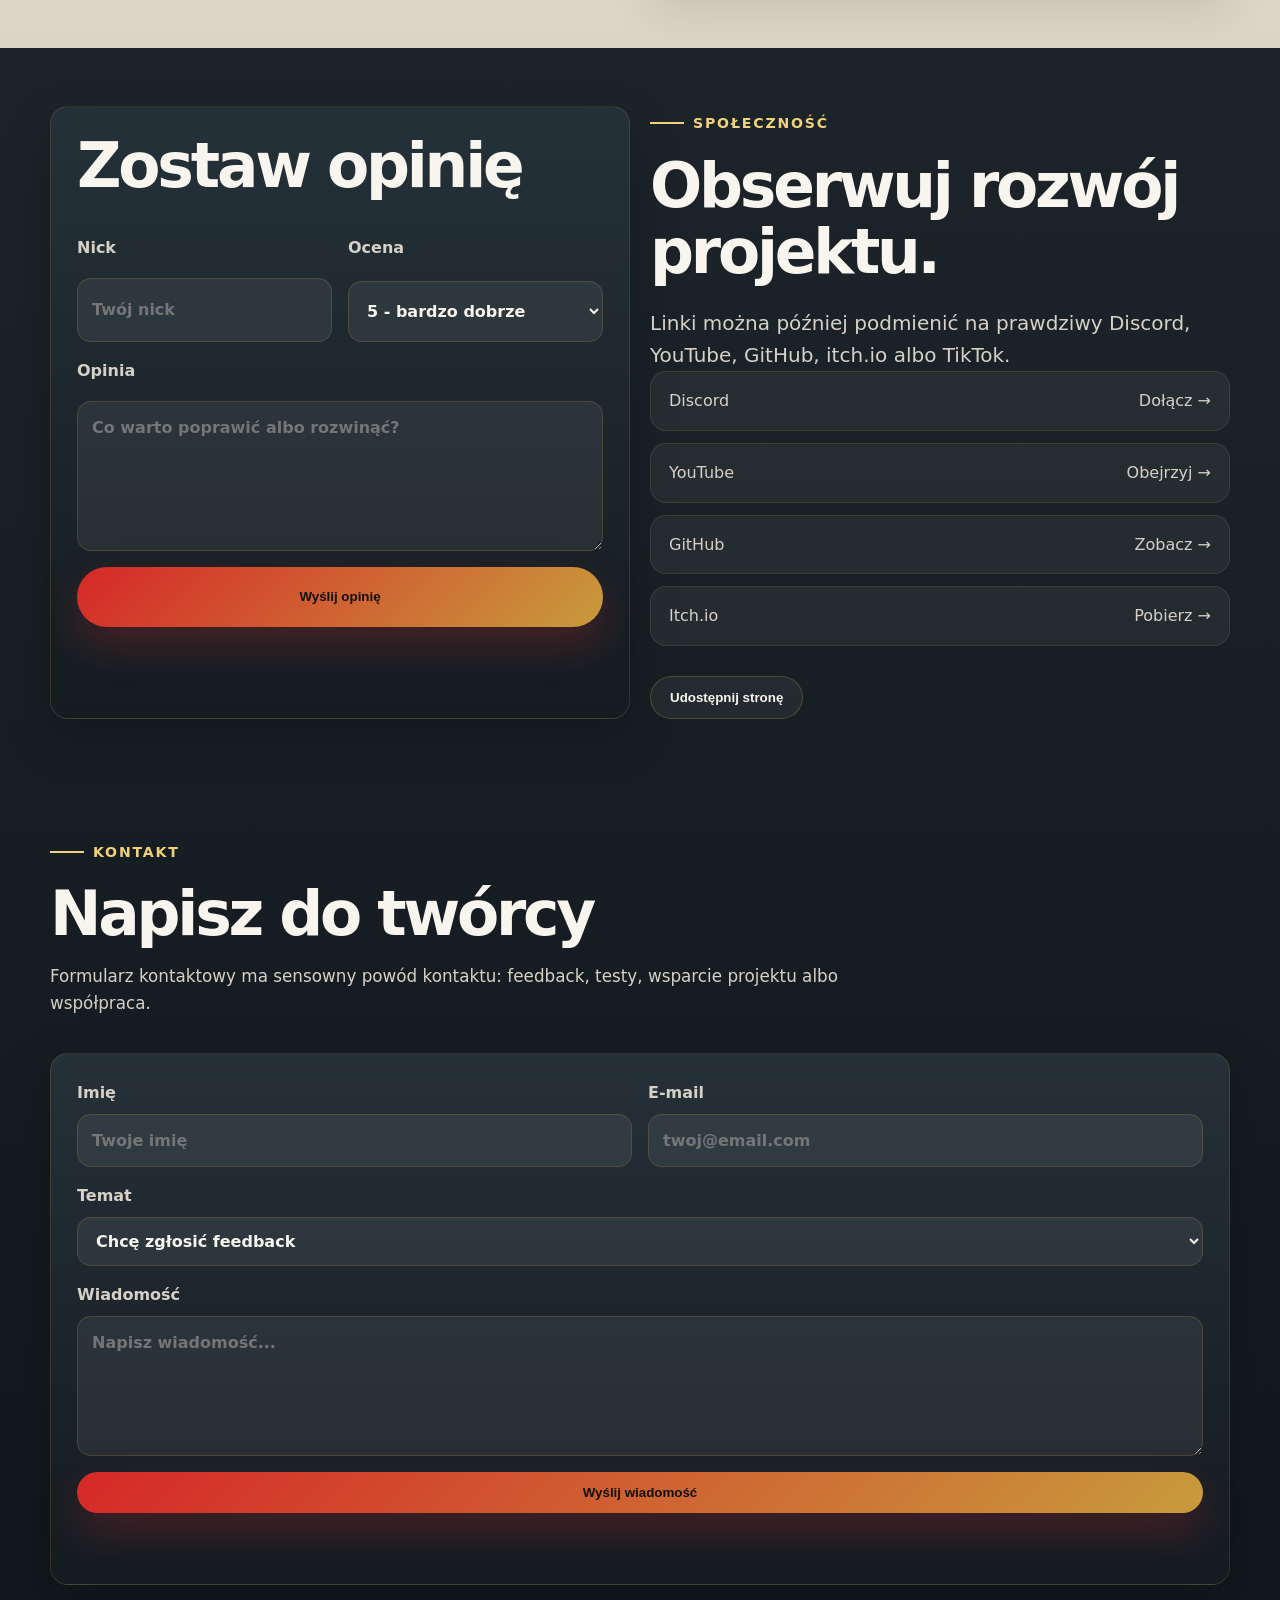
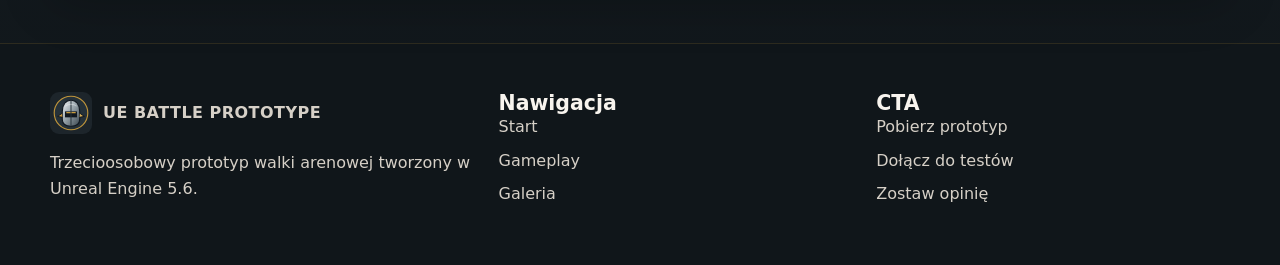
<file: Kod/ue-battle-prototype/kontakt.html>
<!doctype html>
<html lang="pl">
<head>
  <meta charset="utf-8">
  <meta name="viewport" content="width=device-width, initial-scale=1">
  <title>Kontakt i społeczność | UE Battle Prototype</title>
  <meta name="description" content="Pobierz prototyp UE Battle Prototype, dołącz do testów, zostaw opinię lub skontaktuj się z twórcą projektu.">
  <link rel="icon" href="assets/logo/logo.svg" type="image/svg+xml">
  <link rel="stylesheet" href="css/style.css">
</head>
<body>
<a class="skip-link" href="#main">Przejdź do treści</a>

<header class="site-header">
  <nav class="navbar" aria-label="Główna nawigacja">
    <a class="brand" href="index.html">
      <img src="assets/logo/logo.svg" alt="Logo UE Battle Prototype">
      <span>UE Battle Prototype</span>
    </a>
    <button class="nav-toggle" aria-expanded="false" aria-label="Otwórz menu">☰</button>
    <div class="nav-links">
      <a href="index.html">Start</a>
      <a href="o-projekcie.html">O projekcie</a>
      <a href="gameplay.html">Gameplay</a>
      <a href="galeria.html">Galeria</a>
      <a href="beta-weekend.html">Beta Weekend</a>
      <a class="active" href="kontakt.html">Kontakt</a>
      <a class="btn btn-primary btn-small" href="#download">Pobierz prototyp</a>
    </div>
  </nav>
</header>

<main id="main">
  <section class="page-hero">
    <div class="container reveal">
      <div class="breadcrumbs">Start / Kontakt</div>
      <span class="eyebrow">Kontakt i społeczność</span>
      <h1>Kontakt</h1>
      <p class="lead">Ta podstrona realizuje elementy lead generation: pobranie prototypu, zapis do testów, formularz feedbacku i linki społecznościowe.</p>
    </div>
  </section>

  <section class="section" id="download">
    <div class="container">
      <div class="cta-band reveal">
        <span class="eyebrow">Główne CTA</span>
        <h2>Pobierz UE Battle Prototype</h2>
        <p>Ten przycisk może prowadzić do pliku ZIP, strony itch.io, GitHub Releases albo Google Drive. Na etapie projektu można zostawić placeholder.</p>
        <div class="section-actions">
          <a class="btn btn-primary" href="#">Pobierz prototyp</a>
          <a class="btn btn-secondary" href="gameplay.html">Najpierw zobacz gameplay</a>
        </div>
      </div>
    </div>
  </section>

  <section class="section section-tight section-stone" id="beta">
    <div class="container">
      <div class="grid-2">
        <div class="reveal">
          <span class="eyebrow">Lead generation</span>
          <h2>Dołącz do testów</h2>
          <p class="lead">Formularz pozwala zebrać kontakt do osób zainteresowanych kolejną wersją prototypu lub beta testami.</p>
          <p class="counter"><span data-counter="128">0</span> zapisów testowych</p>
        </div>

        <form class="form card reveal" data-fake-submit>
          <label>Imię
            <input type="text" name="name" placeholder="np. Mateusz" required>
          </label>

          <label>E-mail
            <input type="email" name="email" placeholder="twoj@email.com" required>
          </label>

          <label>Co Cię interesuje?
            <select name="interest">
              <option>Beta testy</option>
              <option>Nowa wersja gry</option>
              <option>Feedback dla projektu</option>
              <option>Współpraca</option>
            </select>
          </label>

          <button class="btn btn-primary" type="submit">Zapisz mnie</button>
          <p class="form-note">Formularz jest przykładowy i nie zapisuje danych na serwerze.</p>
          <p class="form-status" aria-live="polite"></p>
        </form>
      </div>
    </div>
  </section>

  <section class="section section-tight" id="feedback">
    <div class="container">
      <div class="grid-2">
        <form class="form card reveal" data-fake-submit>
          <h2>Zostaw opinię</h2>

          <div class="form-row">
            <label>Nick
              <input type="text" name="nick" placeholder="Twój nick" required>
            </label>

            <label>Ocena
              <select name="rating">
                <option>5 - bardzo dobrze</option>
                <option>4 - dobrze</option>
                <option>3 - średnio</option>
                <option>2 - do poprawy</option>
              </select>
            </label>
          </div>

          <label>Opinia
            <textarea name="message" placeholder="Co warto poprawić albo rozwinąć?" required></textarea>
          </label>

          <button class="btn btn-primary" type="submit">Wyślij opinię</button>
          <p class="form-status" aria-live="polite"></p>
        </form>

        <div class="reveal">
          <span class="eyebrow">Społeczność</span>
          <h2>Obserwuj rozwój projektu.</h2>
          <p class="lead">Linki można później podmienić na prawdziwy Discord, YouTube, GitHub, itch.io albo TikTok.</p>

          <div class="social-list">
            <a class="social-link" href="#">Discord <span>Dołącz →</span></a>
            <a class="social-link" href="#">YouTube <span>Obejrzyj →</span></a>
            <a class="social-link" href="#">GitHub <span>Zobacz →</span></a>
            <a class="social-link" href="#">Itch.io <span>Pobierz →</span></a>
          </div>

          <div class="section-actions">
            <button class="btn btn-secondary" type="button" data-share>Udostępnij stronę</button>
          </div>
        </div>
      </div>
    </div>
  </section>

  <section class="section section-tight">
    <div class="container">
      <div class="section-heading reveal">
        <span class="eyebrow">Kontakt</span>
        <h2>Napisz do twórcy</h2>
        <p>Formularz kontaktowy ma sensowny powód kontaktu: feedback, testy, wsparcie projektu albo współpraca.</p>
      </div>

      <form class="form card reveal" data-fake-submit>
        <div class="form-row">
          <label>Imię
            <input type="text" name="name" placeholder="Twoje imię" required>
          </label>

          <label>E-mail
            <input type="email" name="email" placeholder="twoj@email.com" required>
          </label>
        </div>

        <label>Temat
          <select name="topic">
            <option>Chcę zgłosić feedback</option>
            <option>Chcę pomóc w testach</option>
            <option>Chcę wesprzeć rozwój gry</option>
            <option>Inna wiadomość</option>
          </select>
        </label>

        <label>Wiadomość
          <textarea name="message" placeholder="Napisz wiadomość..." required></textarea>
        </label>

        <button class="btn btn-primary" type="submit">Wyślij wiadomość</button>
        <p class="form-status" aria-live="polite"></p>
      </form>
    </div>
  </section>
</main>

<footer class="site-footer">
  <div class="footer-grid">
    <div>
      <a class="brand" href="index.html">
        <img src="assets/logo/logo.svg" alt="Logo UE Battle Prototype">
        <span>UE Battle Prototype</span>
      </a>
      <p>Trzecioosobowy prototyp walki arenowej tworzony w Unreal Engine 5.6.</p>
    </div>
    <div>
      <h3>Nawigacja</h3>
      <div class="footer-links">
        <a href="index.html">Start</a>
        <a href="gameplay.html">Gameplay</a>
        <a href="galeria.html">Galeria</a>
      </div>
    </div>
    <div>
      <h3>CTA</h3>
      <div class="footer-links">
        <a href="#download">Pobierz prototyp</a>
        <a href="#beta">Dołącz do testów</a>
        <a href="#feedback">Zostaw opinię</a>
      </div>
    </div>
  </div>
</footer>

<script src="js/script.js"></script>
</body>
</html>
</file>
<file: css/style.css>
:root {
  --steel-900: #151c21;
  --steel-800: #1d252b;
  --steel-700: #26323a;
  --steel-500: #52616c;

  --stone-100: #f1eadf;
  --stone-200: #e1d7c8;
  --stone-300: #cfc2ae;

  --sky: #b7d4ea;
  --grass: #71865e;
  --red: #d62828;
  --red-dark: #8f1d1d;
  --gold: #c89b3c;
  --gold-light: #f1d27b;

  --text: #f8f4ee;
  --text-dark: #151c21;
  --muted: #d6d0c7;
  --muted-dark: #56636c;

  --border: rgba(200, 155, 60, 0.28);
  --shadow: 0 24px 70px rgba(0, 0, 0, 0.34);
  --radius-lg: 28px;
  --radius-md: 18px;
  --max-width: 1180px;
}

* {
  box-sizing: border-box;
}

html {
  scroll-behavior: smooth;
}

body {
  margin: 0;
  font-family: Inter, system-ui, -apple-system, BlinkMacSystemFont, "Segoe UI", sans-serif;
  background:
    radial-gradient(circle at top left, rgba(183, 212, 234, 0.18), transparent 34rem),
    linear-gradient(180deg, var(--steel-900) 0%, var(--steel-800) 44%, #10161a 100%);
  color: var(--text);
  line-height: 1.6;
}

body.no-scroll {
  overflow: hidden;
}

img {
  max-width: 100%;
  display: block;
}

a {
  color: inherit;
  text-decoration: none;
}

.skip-link {
  position: absolute;
  top: -60px;
  left: 16px;
  padding: 10px 14px;
  background: var(--gold-light);
  color: var(--text-dark);
  z-index: 999;
  border-radius: 10px;
}

.skip-link:focus {
  top: 16px;
}

.site-header {
  position: sticky;
  top: 0;
  z-index: 100;
  border-bottom: 1px solid rgba(200, 155, 60, 0.18);
  backdrop-filter: blur(16px);
  background: rgba(21, 28, 33, 0.88);
}

.navbar {
  max-width: var(--max-width);
  margin: 0 auto;
  padding: 15px 20px;
  display: flex;
  justify-content: space-between;
  align-items: center;
  gap: 14px;
}

.brand {
  display: flex;
  align-items: center;
  gap: 11px;
  font-weight: 900;
  letter-spacing: 0.03em;
  text-transform: uppercase;
}

.brand img {
  width: 42px;
  height: 42px;
}

.nav-toggle {
  display: none;
  border: 1px solid var(--border);
  background: rgba(255, 255, 255, 0.04);
  color: var(--text);
  padding: 10px 12px;
  border-radius: 14px;
  cursor: pointer;
}

.nav-links {
  display: flex;
  align-items: center;
  gap: 18px;
  font-size: 0.94rem;
}

.nav-links a {
  color: var(--muted);
  transition: 0.2s ease;
}

.nav-links a:hover,
.nav-links a.active {
  color: var(--gold-light);
}

.btn {
  border: 0;
  cursor: pointer;
  display: inline-flex;
  align-items: center;
  justify-content: center;
  gap: 8px;
  padding: 13px 19px;
  border-radius: 999px;
  font-weight: 850;
  transition: 0.2s ease;
}

.btn:hover {
  transform: translateY(-2px);
}

.btn-primary {
  background: linear-gradient(135deg, var(--red), var(--gold));
  color: #130f0a;
  box-shadow: 0 18px 42px rgba(214, 40, 40, 0.25);
}

.btn-secondary {
  border: 1px solid var(--border);
  background: rgba(255, 255, 255, 0.055);
  color: var(--text);
}

.btn-secondary:hover {
  background: rgba(200, 155, 60, 0.12);
}

.btn-small {
  padding: 10px 14px;
  font-size: 0.9rem;
}

.hero {
  position: relative;
  min-height: calc(100vh - 74px);
  display: grid;
  align-items: center;
  padding: 78px 20px 96px;
  overflow: hidden;
}

.hero::before {
  content: "";
  position: absolute;
  inset: 0;
  background:
    linear-gradient(90deg, rgba(21, 28, 33, 0.96) 0%, rgba(21, 28, 33, 0.72) 38%, rgba(21, 28, 33, 0.18) 100%),
    url("../assets/images/boss.png") center/cover no-repeat;
  z-index: -2;
}

.hero::after {
  content: "";
  position: absolute;
  inset: auto 0 0;
  height: 180px;
  background: linear-gradient(180deg, transparent, var(--steel-900));
  z-index: -1;
}

.hero-grid {
  max-width: var(--max-width);
  width: 100%;
  margin: 0 auto;
  display: grid;
  grid-template-columns: 1.05fr 0.95fr;
  gap: 48px;
  align-items: center;
}

.eyebrow {
  display: inline-flex;
  align-items: center;
  gap: 9px;
  margin-bottom: 18px;
  color: var(--gold-light);
  font-size: 0.88rem;
  font-weight: 900;
  letter-spacing: 0.13em;
  text-transform: uppercase;
}

.eyebrow::before {
  content: "";
  width: 34px;
  height: 2px;
  background: var(--gold-light);
}

h1,
h2,
h3 {
  margin: 0;
  line-height: 1.08;
}

h1 {
  font-size: clamp(3rem, 7.8vw, 6.6rem);
  letter-spacing: -0.075em;
  text-transform: uppercase;
}

h2 {
  font-size: clamp(2rem, 4.8vw, 4rem);
  letter-spacing: -0.052em;
}

h3 {
  font-size: 1.28rem;
}

.lead {
  margin: 22px 0 0;
  color: var(--muted);
  font-size: clamp(1.05rem, 2vw, 1.25rem);
  max-width: 720px;
}

.hero-actions,
.section-actions {
  margin-top: 30px;
  display: flex;
  flex-wrap: wrap;
  gap: 14px;
}

.hero-panel {
  border: 1px solid var(--border);
  border-radius: var(--radius-lg);
  background: rgba(21, 28, 33, 0.78);
  box-shadow: var(--shadow);
  backdrop-filter: blur(12px);
  overflow: hidden;
}

.hero-panel img {
  width: 100%;
  aspect-ratio: 16 / 10;
  object-fit: cover;
}

.stats-row {
  display: grid;
  grid-template-columns: repeat(3, 1fr);
  gap: 0;
  border-top: 1px solid rgba(200, 155, 60, 0.22);
}

.stat {
  padding: 18px;
  border-right: 1px solid rgba(200, 155, 60, 0.16);
}

.stat:last-child {
  border-right: 0;
}

.stat strong {
  display: block;
  color: var(--gold-light);
  font-size: 1.35rem;
}

.stat span {
  color: var(--muted);
  font-size: 0.86rem;
}

.section {
  padding: 88px 20px;
}

.section-tight {
  padding: 58px 20px;
}

.section-stone {
  background:
    linear-gradient(180deg, rgba(241, 234, 223, 0.98), rgba(225, 215, 200, 0.98)),
    radial-gradient(circle at top right, rgba(183, 212, 234, 0.32), transparent 24rem);
  color: var(--text-dark);
}

.section-stone .section-heading p {
  color: #2f3940;
}

.section-stone .eyebrow {
  color: var(--red-dark);
}

.section-stone .eyebrow::before {
  background: var(--red-dark);
}

.container {
  max-width: var(--max-width);
  width: 100%;
  margin: 0 auto;
}

.section-heading {
  max-width: 800px;
  margin-bottom: 36px;
}

.section-heading.center {
  margin-left: auto;
  margin-right: auto;
  text-align: center;
}

.section-heading p {
  margin: 16px 0 0;
  color: var(--muted);
  font-size: 1.05rem;
}

.grid-2,
.grid-3,
.grid-4 {
  display: grid;
  gap: 20px;
}

.grid-2 {
  grid-template-columns: repeat(2, 1fr);
}

.grid-3 {
  grid-template-columns: repeat(3, 1fr);
}

.grid-4 {
  grid-template-columns: repeat(4, 1fr);
}

.card {
  padding: 26px;
  border-radius: var(--radius-md);
  background: linear-gradient(180deg, rgba(38, 50, 58, 0.94), rgba(21, 28, 33, 0.92));
  border: 1px solid rgba(200, 155, 60, 0.18);
  box-shadow: 0 18px 50px rgba(0, 0, 0, 0.23);
  transition: 0.22s ease;
}

.section-stone .card {
  background: rgba(255, 255, 255, 0.55);
  border-color: rgba(21, 28, 33, 0.12);
  box-shadow: 0 18px 45px rgba(21, 28, 33, 0.12);
}

.card:hover {
  transform: translateY(-5px);
  border-color: rgba(200, 155, 60, 0.5);
}

.card p {
  color: var(--muted);
}

.section-stone .card p {
  color: var(--muted-dark);
}

.card-icon {
  width: 48px;
  height: 48px;
  display: grid;
  place-items: center;
  margin-bottom: 18px;
  border-radius: 16px;
  background: rgba(214, 40, 40, 0.16);
  border: 1px solid rgba(200, 155, 60, 0.22);
  font-size: 1.35rem;
}

.feature-row {
  display: grid;
  grid-template-columns: 0.95fr 1.05fr;
  gap: 32px;
  align-items: center;
}

.feature-row.reverse {
  grid-template-columns: 1.05fr 0.95fr;
}

.media-frame {
  border-radius: var(--radius-lg);
  overflow: hidden;
  border: 1px solid var(--border);
  box-shadow: var(--shadow);
  background: var(--steel-800);
}

.media-frame img {
  width: 100%;
  aspect-ratio: 16 / 10;
  object-fit: cover;
}

.badges {
  display: flex;
  flex-wrap: wrap;
  gap: 10px;
  margin-top: 18px;
}

.badge {
  padding: 8px 12px;
  border-radius: 999px;
  color: var(--gold-light);
  background: rgba(200, 155, 60, 0.11);
  border: 1px solid rgba(200, 155, 60, 0.2);
  font-weight: 800;
  font-size: 0.9rem;
}

.section-stone .badge {
  color: var(--red-dark);
  background: rgba(214, 40, 40, 0.08);
  border-color: rgba(214, 40, 40, 0.18);
}

.loop {
  display: grid;
  grid-template-columns: repeat(5, 1fr);
  gap: 14px;
  margin-top: 32px;
}

.loop-step {
  position: relative;
  padding: 22px;
  border-radius: 18px;
  background: rgba(255, 255, 255, 0.55);
  border: 1px solid rgba(21, 28, 33, 0.12);
}

.loop-step strong {
  display: inline-grid;
  place-items: center;
  width: 34px;
  height: 34px;
  margin-bottom: 12px;
  border-radius: 50%;
  color: white;
  background: var(--red);
}

.cta-band {
  border-radius: var(--radius-lg);
  padding: 42px;
  background:
    linear-gradient(135deg, rgba(21, 28, 33, 0.94), rgba(38, 50, 58, 0.92)),
    linear-gradient(120deg, rgba(214, 40, 40, 0.18), rgba(200, 155, 60, 0.16));
  border: 1px solid var(--border);
  box-shadow: var(--shadow);
}

.cta-band p {
  color: var(--muted);
  max-width: 720px;
}

.page-hero {
  padding: 82px 20px 54px;
  border-bottom: 1px solid rgba(200, 155, 60, 0.16);
}

.page-hero .container {
  max-width: 980px;
}

.breadcrumbs {
  margin-bottom: 18px;
  color: #aeb8bd;
  font-size: 0.92rem;
}

.timeline {
  display: grid;
  gap: 16px;
}

.timeline-item {
  position: relative;
  padding: 24px 24px 24px 66px;
  border-radius: 18px;
  background: rgba(255, 255, 255, 0.055);
  border: 1px solid rgba(200, 155, 60, 0.16);
}

.timeline-item::before {
  content: attr(data-step);
  position: absolute;
  top: 23px;
  left: 22px;
  width: 30px;
  height: 30px;
  display: grid;
  place-items: center;
  border-radius: 50%;
  background: var(--red);
  color: white;
  font-weight: 900;
}

.gallery-grid {
  display: grid;
  grid-template-columns: repeat(3, 1fr);
  gap: 18px;
}

.gallery-item {
  margin: 0;
  border-radius: var(--radius-md);
  overflow: hidden;
  border: 1px solid rgba(200, 155, 60, 0.2);
  background: var(--steel-800);
  transition: 0.2s ease;
}

.gallery-item:hover {
  transform: translateY(-4px);
}

.gallery-item img {
  width: 100%;
  aspect-ratio: 16 / 10;
  object-fit: cover;
}

.gallery-item figcaption {
  padding: 14px 16px;
  color: var(--muted);
  font-size: 0.94rem;
}

.video-placeholder {
  aspect-ratio: 16 / 9;
  display: grid;
  place-items: center;
  text-align: center;
  border-radius: var(--radius-lg);
  border: 1px solid var(--border);
  box-shadow: var(--shadow);
  background:
    linear-gradient(rgba(21, 28, 33, 0.6), rgba(21, 28, 33, 0.86)),
    url("../assets/images/boss.png") center/cover no-repeat;
  padding: 30px;
}

.play-button {
  width: 82px;
  height: 82px;
  display: grid;
  place-items: center;
  margin: 0 auto 18px;
  border-radius: 50%;
  background: linear-gradient(135deg, var(--red), var(--gold));
  color: #130f0a;
  font-size: 2rem;
  box-shadow: 0 16px 40px rgba(214, 40, 40, 0.32);
}

.faq {
  display: grid;
  gap: 12px;
}

.faq-item {
  border: 1px solid rgba(200, 155, 60, 0.18);
  border-radius: 18px;
  background: rgba(255, 255, 255, 0.055);
  overflow: hidden;
}

.faq-question {
  width: 100%;
  padding: 18px 20px;
  background: transparent;
  color: var(--text);
  border: 0;
  display: flex;
  justify-content: space-between;
  font-weight: 850;
  text-align: left;
  cursor: pointer;
}

.faq-answer {
  max-height: 0;
  overflow: hidden;
  transition: max-height 0.25s ease;
}

.faq-answer p {
  margin: 0;
  padding: 0 20px 18px;
  color: var(--muted);
}

.faq-item.open .faq-answer {
  max-height: 220px;
}

.form {
  display: grid;
  gap: 16px;
}

.form-row {
  display: grid;
  grid-template-columns: repeat(2, 1fr);
  gap: 16px;
}

label {
  display: grid;
  gap: 8px;
  color: var(--muted);
  font-weight: 750;
}

input,
select,
textarea {
  width: 100%;
  border: 1px solid rgba(200, 155, 60, 0.22);
  background: rgba(255, 255, 255, 0.065);
  color: var(--text);
  border-radius: 14px;
  padding: 13px 14px;
  font: inherit;
  outline: none;
}

select option {
  color: #111;
}

textarea {
  min-height: 140px;
  resize: vertical;
}

input:focus,
select:focus,
textarea:focus {
  border-color: var(--gold-light);
  box-shadow: 0 0 0 4px rgba(200, 155, 60, 0.12);
}

.form-note,
.form-status {
  color: #b8c1c7;
  font-size: 0.92rem;
}

.social-list {
  display: grid;
  gap: 12px;
}

.social-link {
  padding: 16px 18px;
  border-radius: 16px;
  background: rgba(255, 255, 255, 0.055);
  border: 1px solid rgba(200, 155, 60, 0.16);
  color: var(--muted);
  display: flex;
  justify-content: space-between;
  transition: 0.2s ease;
}

.social-link:hover {
  transform: translateX(4px);
  border-color: var(--gold);
  color: var(--text);
}

.counter {
  display: inline-flex;
  gap: 10px;
  padding: 14px 18px;
  border-radius: 999px;
  background: rgba(200, 155, 60, 0.12);
  border: 1px solid rgba(200, 155, 60, 0.22);
  color: var(--gold-light);
  font-weight: 900;
}

.site-footer {
  padding: 48px 20px;
  border-top: 1px solid rgba(200, 155, 60, 0.16);
  background: #10161a;
}

.footer-grid {
  max-width: var(--max-width);
  margin: 0 auto;
  display: grid;
  grid-template-columns: 1.2fr 1fr 1fr;
  gap: 24px;
}

.footer-grid p,
.footer-grid a {
  color: var(--muted);
}

.footer-links {
  display: grid;
  gap: 8px;
}

.footer-grid a:hover {
  color: var(--gold-light);
}

.popup-backdrop {
  position: fixed;
  inset: 0;
  background: rgba(0, 0, 0, 0.62);
  display: none;
  place-items: center;
  z-index: 200;
  padding: 20px;
}

.popup-backdrop.show {
  display: grid;
}

.popup {
  position: relative;
  max-width: 520px;
  border-radius: var(--radius-lg);
  padding: 28px;
  background: linear-gradient(180deg, var(--steel-700), var(--steel-900));
  border: 1px solid var(--border);
  box-shadow: var(--shadow);
}

.popup-close {
  position: absolute;
  top: 14px;
  right: 14px;
  width: 34px;
  height: 34px;
  border-radius: 50%;
  border: 1px solid rgba(200, 155, 60, 0.22);
  background: rgba(255, 255, 255, 0.06);
  color: var(--text);
  cursor: pointer;
}

.popup p {
  color: var(--muted);
}

.reveal {
  opacity: 0;
  transform: translateY(22px);
  transition: opacity 0.65s ease, transform 0.65s ease;
}

.reveal.visible {
  opacity: 1;
  transform: translateY(0);
}

@media (max-width: 980px) {
  .nav-toggle {
    display: inline-flex;
  }

  .nav-links {
    position: fixed;
    top: 74px;
    left: 16px;
    right: 16px;
    display: none;
    flex-direction: column;
    align-items: stretch;
    padding: 18px;
    border: 1px solid var(--border);
    border-radius: 20px;
    background: rgba(21, 28, 33, 0.98);
    box-shadow: var(--shadow);
  }

  .nav-links.open {
    display: flex;
  }

  .nav-links a,
  .nav-links .btn {
    width: 100%;
  }

  .hero-grid,
  .feature-row,
  .feature-row.reverse,
  .grid-2 {
    grid-template-columns: 1fr;
  }

  .grid-3,
  .grid-4,
  .gallery-grid,
  .footer-grid,
  .loop {
    grid-template-columns: repeat(2, 1fr);
  }

  .hero {
    min-height: auto;
  }
}

@media (max-width: 640px) {
  .section {
    padding: 64px 16px;
  }

  .section-tight {
    padding: 48px 16px;
  }

  .page-hero {
    padding: 64px 16px 42px;
  }

  .navbar {
    padding: 14px 16px;
  }

  .grid-3,
  .grid-4,
  .gallery-grid,
  .footer-grid,
  .form-row,
  .loop,
  .stats-row {
    grid-template-columns: 1fr;
  }

  .hero {
    padding: 54px 16px 76px;
  }

  .hero-actions,
  .section-actions {
    flex-direction: column;
  }

  .btn {
    width: 100%;
  }

  .cta-band {
    padding: 30px;
  }

  .brand span {
    font-size: 0.9rem;
  }
}

.section-stone .lead {
  color: #2f3940 !important;
  font-weight: 500;
}

/* Poprawka wyglądu licznika w jasnej sekcji */
.section-stone .counter {
  color: #151c21;
  background: rgba(214, 40, 40, 0.08);
  border: 1px solid rgba(214, 40, 40, 0.22);
}

.section-stone .counter span {
  color: #8f1d1d;
  font-weight: 900;
}
</file>
<file: Kod/ue-battle-prototype/css/style.css>
:root {
  --steel-900: #151c21;
  --steel-800: #1d252b;
  --steel-700: #26323a;
  --steel-500: #52616c;

  --stone-100: #f1eadf;
  --stone-200: #e1d7c8;
  --stone-300: #cfc2ae;

  --sky: #b7d4ea;
  --grass: #71865e;
  --red: #d62828;
  --red-dark: #8f1d1d;
  --gold: #c89b3c;
  --gold-light: #f1d27b;

  --text: #f8f4ee;
  --text-dark: #151c21;
  --muted: #d6d0c7;
  --muted-dark: #56636c;

  --border: rgba(200, 155, 60, 0.28);
  --shadow: 0 24px 70px rgba(0, 0, 0, 0.34);
  --radius-lg: 28px;
  --radius-md: 18px;
  --max-width: 1180px;
}

* {
  box-sizing: border-box;
}

html {
  scroll-behavior: smooth;
}

body {
  margin: 0;
  font-family: Inter, system-ui, -apple-system, BlinkMacSystemFont, "Segoe UI", sans-serif;
  background:
    radial-gradient(circle at top left, rgba(183, 212, 234, 0.18), transparent 34rem),
    linear-gradient(180deg, var(--steel-900) 0%, var(--steel-800) 44%, #10161a 100%);
  color: var(--text);
  line-height: 1.6;
}

body.no-scroll {
  overflow: hidden;
}

img {
  max-width: 100%;
  display: block;
}

a {
  color: inherit;
  text-decoration: none;
}

.skip-link {
  position: absolute;
  top: -60px;
  left: 16px;
  padding: 10px 14px;
  background: var(--gold-light);
  color: var(--text-dark);
  z-index: 999;
  border-radius: 10px;
}

.skip-link:focus {
  top: 16px;
}

.site-header {
  position: sticky;
  top: 0;
  z-index: 100;
  border-bottom: 1px solid rgba(200, 155, 60, 0.18);
  backdrop-filter: blur(16px);
  background: rgba(21, 28, 33, 0.88);
}

.navbar {
  max-width: var(--max-width);
  margin: 0 auto;
  padding: 15px 20px;
  display: flex;
  justify-content: space-between;
  align-items: center;
  gap: 14px;
}

.brand {
  display: flex;
  align-items: center;
  gap: 11px;
  font-weight: 900;
  letter-spacing: 0.03em;
  text-transform: uppercase;
}

.brand img {
  width: 42px;
  height: 42px;
}

.nav-toggle {
  display: none;
  border: 1px solid var(--border);
  background: rgba(255, 255, 255, 0.04);
  color: var(--text);
  padding: 10px 12px;
  border-radius: 14px;
  cursor: pointer;
}

.nav-links {
  display: flex;
  align-items: center;
  gap: 18px;
  font-size: 0.94rem;
}

.nav-links a {
  color: var(--muted);
  transition: 0.2s ease;
}

.nav-links a:hover,
.nav-links a.active {
  color: var(--gold-light);
}

.btn {
  border: 0;
  cursor: pointer;
  display: inline-flex;
  align-items: center;
  justify-content: center;
  gap: 8px;
  padding: 13px 19px;
  border-radius: 999px;
  font-weight: 850;
  transition: 0.2s ease;
}

.btn:hover {
  transform: translateY(-2px);
}

.btn-primary {
  background: linear-gradient(135deg, var(--red), var(--gold));
  color: #130f0a;
  box-shadow: 0 18px 42px rgba(214, 40, 40, 0.25);
}

.btn-secondary {
  border: 1px solid var(--border);
  background: rgba(255, 255, 255, 0.055);
  color: var(--text);
}

.btn-secondary:hover {
  background: rgba(200, 155, 60, 0.12);
}

.btn-small {
  padding: 10px 14px;
  font-size: 0.9rem;
}

.hero {
  position: relative;
  min-height: calc(100vh - 74px);
  display: grid;
  align-items: center;
  padding: 78px 20px 96px;
  overflow: hidden;
}

.hero::before {
  content: "";
  position: absolute;
  inset: 0;
  background:
    linear-gradient(90deg, rgba(21, 28, 33, 0.96) 0%, rgba(21, 28, 33, 0.72) 38%, rgba(21, 28, 33, 0.18) 100%),
    url("../assets/images/boss.png") center/cover no-repeat;
  z-index: -2;
}

.hero::after {
  content: "";
  position: absolute;
  inset: auto 0 0;
  height: 180px;
  background: linear-gradient(180deg, transparent, var(--steel-900));
  z-index: -1;
}

.hero-grid {
  max-width: var(--max-width);
  width: 100%;
  margin: 0 auto;
  display: grid;
  grid-template-columns: 1.05fr 0.95fr;
  gap: 48px;
  align-items: center;
}

.eyebrow {
  display: inline-flex;
  align-items: center;
  gap: 9px;
  margin-bottom: 18px;
  color: var(--gold-light);
  font-size: 0.88rem;
  font-weight: 900;
  letter-spacing: 0.13em;
  text-transform: uppercase;
}

.eyebrow::before {
  content: "";
  width: 34px;
  height: 2px;
  background: var(--gold-light);
}

h1,
h2,
h3 {
  margin: 0;
  line-height: 1.08;
}

h1 {
  font-size: clamp(3rem, 7.8vw, 6.6rem);
  letter-spacing: -0.075em;
  text-transform: uppercase;
}

h2 {
  font-size: clamp(2rem, 4.8vw, 4rem);
  letter-spacing: -0.052em;
}

h3 {
  font-size: 1.28rem;
}

.lead {
  margin: 22px 0 0;
  color: var(--muted);
  font-size: clamp(1.05rem, 2vw, 1.25rem);
  max-width: 720px;
}

.hero-actions,
.section-actions {
  margin-top: 30px;
  display: flex;
  flex-wrap: wrap;
  gap: 14px;
}

.hero-panel {
  border: 1px solid var(--border);
  border-radius: var(--radius-lg);
  background: rgba(21, 28, 33, 0.78);
  box-shadow: var(--shadow);
  backdrop-filter: blur(12px);
  overflow: hidden;
}

.hero-panel img {
  width: 100%;
  aspect-ratio: 16 / 10;
  object-fit: cover;
}

.stats-row {
  display: grid;
  grid-template-columns: repeat(3, 1fr);
  gap: 0;
  border-top: 1px solid rgba(200, 155, 60, 0.22);
}

.stat {
  padding: 18px;
  border-right: 1px solid rgba(200, 155, 60, 0.16);
}

.stat:last-child {
  border-right: 0;
}

.stat strong {
  display: block;
  color: var(--gold-light);
  font-size: 1.35rem;
}

.stat span {
  color: var(--muted);
  font-size: 0.86rem;
}

.section {
  padding: 88px 20px;
}

.section-tight {
  padding: 58px 20px;
}

.section-stone {
  background:
    linear-gradient(180deg, rgba(241, 234, 223, 0.98), rgba(225, 215, 200, 0.98)),
    radial-gradient(circle at top right, rgba(183, 212, 234, 0.32), transparent 24rem);
  color: var(--text-dark);
}

.section-stone .section-heading p {
  color: #2f3940;
}

.section-stone .eyebrow {
  color: var(--red-dark);
}

.section-stone .eyebrow::before {
  background: var(--red-dark);
}

.container {
  max-width: var(--max-width);
  width: 100%;
  margin: 0 auto;
}

.section-heading {
  max-width: 800px;
  margin-bottom: 36px;
}

.section-heading.center {
  margin-left: auto;
  margin-right: auto;
  text-align: center;
}

.section-heading p {
  margin: 16px 0 0;
  color: var(--muted);
  font-size: 1.05rem;
}

.grid-2,
.grid-3,
.grid-4 {
  display: grid;
  gap: 20px;
}

.grid-2 {
  grid-template-columns: repeat(2, 1fr);
}

.grid-3 {
  grid-template-columns: repeat(3, 1fr);
}

.grid-4 {
  grid-template-columns: repeat(4, 1fr);
}

.card {
  padding: 26px;
  border-radius: var(--radius-md);
  background: linear-gradient(180deg, rgba(38, 50, 58, 0.94), rgba(21, 28, 33, 0.92));
  border: 1px solid rgba(200, 155, 60, 0.18);
  box-shadow: 0 18px 50px rgba(0, 0, 0, 0.23);
  transition: 0.22s ease;
}

.section-stone .card {
  background: rgba(255, 255, 255, 0.55);
  border-color: rgba(21, 28, 33, 0.12);
  box-shadow: 0 18px 45px rgba(21, 28, 33, 0.12);
}

.card:hover {
  transform: translateY(-5px);
  border-color: rgba(200, 155, 60, 0.5);
}

.card p {
  color: var(--muted);
}

.section-stone .card p {
  color: var(--muted-dark);
}

.card-icon {
  width: 48px;
  height: 48px;
  display: grid;
  place-items: center;
  margin-bottom: 18px;
  border-radius: 16px;
  background: rgba(214, 40, 40, 0.16);
  border: 1px solid rgba(200, 155, 60, 0.22);
  font-size: 1.35rem;
}

.feature-row {
  display: grid;
  grid-template-columns: 0.95fr 1.05fr;
  gap: 32px;
  align-items: center;
}

.feature-row.reverse {
  grid-template-columns: 1.05fr 0.95fr;
}

.media-frame {
  border-radius: var(--radius-lg);
  overflow: hidden;
  border: 1px solid var(--border);
  box-shadow: var(--shadow);
  background: var(--steel-800);
}

.media-frame img {
  width: 100%;
  aspect-ratio: 16 / 10;
  object-fit: cover;
}

.badges {
  display: flex;
  flex-wrap: wrap;
  gap: 10px;
  margin-top: 18px;
}

.badge {
  padding: 8px 12px;
  border-radius: 999px;
  color: var(--gold-light);
  background: rgba(200, 155, 60, 0.11);
  border: 1px solid rgba(200, 155, 60, 0.2);
  font-weight: 800;
  font-size: 0.9rem;
}

.section-stone .badge {
  color: var(--red-dark);
  background: rgba(214, 40, 40, 0.08);
  border-color: rgba(214, 40, 40, 0.18);
}

.loop {
  display: grid;
  grid-template-columns: repeat(5, 1fr);
  gap: 14px;
  margin-top: 32px;
}

.loop-step {
  position: relative;
  padding: 22px;
  border-radius: 18px;
  background: rgba(255, 255, 255, 0.55);
  border: 1px solid rgba(21, 28, 33, 0.12);
}

.loop-step strong {
  display: inline-grid;
  place-items: center;
  width: 34px;
  height: 34px;
  margin-bottom: 12px;
  border-radius: 50%;
  color: white;
  background: var(--red);
}

.cta-band {
  border-radius: var(--radius-lg);
  padding: 42px;
  background:
    linear-gradient(135deg, rgba(21, 28, 33, 0.94), rgba(38, 50, 58, 0.92)),
    linear-gradient(120deg, rgba(214, 40, 40, 0.18), rgba(200, 155, 60, 0.16));
  border: 1px solid var(--border);
  box-shadow: var(--shadow);
}

.cta-band p {
  color: var(--muted);
  max-width: 720px;
}

.page-hero {
  padding: 82px 20px 54px;
  border-bottom: 1px solid rgba(200, 155, 60, 0.16);
}

.page-hero .container {
  max-width: 980px;
}

.breadcrumbs {
  margin-bottom: 18px;
  color: #aeb8bd;
  font-size: 0.92rem;
}

.timeline {
  display: grid;
  gap: 16px;
}

.timeline-item {
  position: relative;
  padding: 24px 24px 24px 66px;
  border-radius: 18px;
  background: rgba(255, 255, 255, 0.055);
  border: 1px solid rgba(200, 155, 60, 0.16);
}

.timeline-item::before {
  content: attr(data-step);
  position: absolute;
  top: 23px;
  left: 22px;
  width: 30px;
  height: 30px;
  display: grid;
  place-items: center;
  border-radius: 50%;
  background: var(--red);
  color: white;
  font-weight: 900;
}

.gallery-grid {
  display: grid;
  grid-template-columns: repeat(3, 1fr);
  gap: 18px;
}

.gallery-item {
  margin: 0;
  border-radius: var(--radius-md);
  overflow: hidden;
  border: 1px solid rgba(200, 155, 60, 0.2);
  background: var(--steel-800);
  transition: 0.2s ease;
}

.gallery-item:hover {
  transform: translateY(-4px);
}

.gallery-item img {
  width: 100%;
  aspect-ratio: 16 / 10;
  object-fit: cover;
}

.gallery-item figcaption {
  padding: 14px 16px;
  color: var(--muted);
  font-size: 0.94rem;
}

.video-placeholder {
  aspect-ratio: 16 / 9;
  display: grid;
  place-items: center;
  text-align: center;
  border-radius: var(--radius-lg);
  border: 1px solid var(--border);
  box-shadow: var(--shadow);
  background:
    linear-gradient(rgba(21, 28, 33, 0.6), rgba(21, 28, 33, 0.86)),
    url("../assets/images/boss.png") center/cover no-repeat;
  padding: 30px;
}

.play-button {
  width: 82px;
  height: 82px;
  display: grid;
  place-items: center;
  margin: 0 auto 18px;
  border-radius: 50%;
  background: linear-gradient(135deg, var(--red), var(--gold));
  color: #130f0a;
  font-size: 2rem;
  box-shadow: 0 16px 40px rgba(214, 40, 40, 0.32);
}

.faq {
  display: grid;
  gap: 12px;
}

.faq-item {
  border: 1px solid rgba(200, 155, 60, 0.18);
  border-radius: 18px;
  background: rgba(255, 255, 255, 0.055);
  overflow: hidden;
}

.faq-question {
  width: 100%;
  padding: 18px 20px;
  background: transparent;
  color: var(--text);
  border: 0;
  display: flex;
  justify-content: space-between;
  font-weight: 850;
  text-align: left;
  cursor: pointer;
}

.faq-answer {
  max-height: 0;
  overflow: hidden;
  transition: max-height 0.25s ease;
}

.faq-answer p {
  margin: 0;
  padding: 0 20px 18px;
  color: var(--muted);
}

.faq-item.open .faq-answer {
  max-height: 220px;
}

.form {
  display: grid;
  gap: 16px;
}

.form-row {
  display: grid;
  grid-template-columns: repeat(2, 1fr);
  gap: 16px;
}

label {
  display: grid;
  gap: 8px;
  color: var(--muted);
  font-weight: 750;
}

input,
select,
textarea {
  width: 100%;
  border: 1px solid rgba(200, 155, 60, 0.22);
  background: rgba(255, 255, 255, 0.065);
  color: var(--text);
  border-radius: 14px;
  padding: 13px 14px;
  font: inherit;
  outline: none;
}

select option {
  color: #111;
}

textarea {
  min-height: 140px;
  resize: vertical;
}

input:focus,
select:focus,
textarea:focus {
  border-color: var(--gold-light);
  box-shadow: 0 0 0 4px rgba(200, 155, 60, 0.12);
}

.form-note,
.form-status {
  color: #b8c1c7;
  font-size: 0.92rem;
}

.social-list {
  display: grid;
  gap: 12px;
}

.social-link {
  padding: 16px 18px;
  border-radius: 16px;
  background: rgba(255, 255, 255, 0.055);
  border: 1px solid rgba(200, 155, 60, 0.16);
  color: var(--muted);
  display: flex;
  justify-content: space-between;
  transition: 0.2s ease;
}

.social-link:hover {
  transform: translateX(4px);
  border-color: var(--gold);
  color: var(--text);
}

.counter {
  display: inline-flex;
  gap: 10px;
  padding: 14px 18px;
  border-radius: 999px;
  background: rgba(200, 155, 60, 0.12);
  border: 1px solid rgba(200, 155, 60, 0.22);
  color: var(--gold-light);
  font-weight: 900;
}

.site-footer {
  padding: 48px 20px;
  border-top: 1px solid rgba(200, 155, 60, 0.16);
  background: #10161a;
}

.footer-grid {
  max-width: var(--max-width);
  margin: 0 auto;
  display: grid;
  grid-template-columns: 1.2fr 1fr 1fr;
  gap: 24px;
}

.footer-grid p,
.footer-grid a {
  color: var(--muted);
}

.footer-links {
  display: grid;
  gap: 8px;
}

.footer-grid a:hover {
  color: var(--gold-light);
}

.popup-backdrop {
  position: fixed;
  inset: 0;
  background: rgba(0, 0, 0, 0.62);
  display: none;
  place-items: center;
  z-index: 200;
  padding: 20px;
}

.popup-backdrop.show {
  display: grid;
}

.popup {
  position: relative;
  max-width: 520px;
  border-radius: var(--radius-lg);
  padding: 28px;
  background: linear-gradient(180deg, var(--steel-700), var(--steel-900));
  border: 1px solid var(--border);
  box-shadow: var(--shadow);
}

.popup-close {
  position: absolute;
  top: 14px;
  right: 14px;
  width: 34px;
  height: 34px;
  border-radius: 50%;
  border: 1px solid rgba(200, 155, 60, 0.22);
  background: rgba(255, 255, 255, 0.06);
  color: var(--text);
  cursor: pointer;
}

.popup p {
  color: var(--muted);
}

.reveal {
  opacity: 0;
  transform: translateY(22px);
  transition: opacity 0.65s ease, transform 0.65s ease;
}

.reveal.visible {
  opacity: 1;
  transform: translateY(0);
}

@media (max-width: 980px) {
  .nav-toggle {
    display: inline-flex;
  }

  .nav-links {
    position: fixed;
    top: 74px;
    left: 16px;
    right: 16px;
    display: none;
    flex-direction: column;
    align-items: stretch;
    padding: 18px;
    border: 1px solid var(--border);
    border-radius: 20px;
    background: rgba(21, 28, 33, 0.98);
    box-shadow: var(--shadow);
  }

  .nav-links.open {
    display: flex;
  }

  .nav-links a,
  .nav-links .btn {
    width: 100%;
  }

  .hero-grid,
  .feature-row,
  .feature-row.reverse,
  .grid-2 {
    grid-template-columns: 1fr;
  }

  .grid-3,
  .grid-4,
  .gallery-grid,
  .footer-grid,
  .loop {
    grid-template-columns: repeat(2, 1fr);
  }

  .hero {
    min-height: auto;
  }
}

@media (max-width: 640px) {
  .section {
    padding: 64px 16px;
  }

  .section-tight {
    padding: 48px 16px;
  }

  .page-hero {
    padding: 64px 16px 42px;
  }

  .navbar {
    padding: 14px 16px;
  }

  .grid-3,
  .grid-4,
  .gallery-grid,
  .footer-grid,
  .form-row,
  .loop,
  .stats-row {
    grid-template-columns: 1fr;
  }

  .hero {
    padding: 54px 16px 76px;
  }

  .hero-actions,
  .section-actions {
    flex-direction: column;
  }

  .btn {
    width: 100%;
  }

  .cta-band {
    padding: 30px;
  }

  .brand span {
    font-size: 0.9rem;
  }
}
</file>
